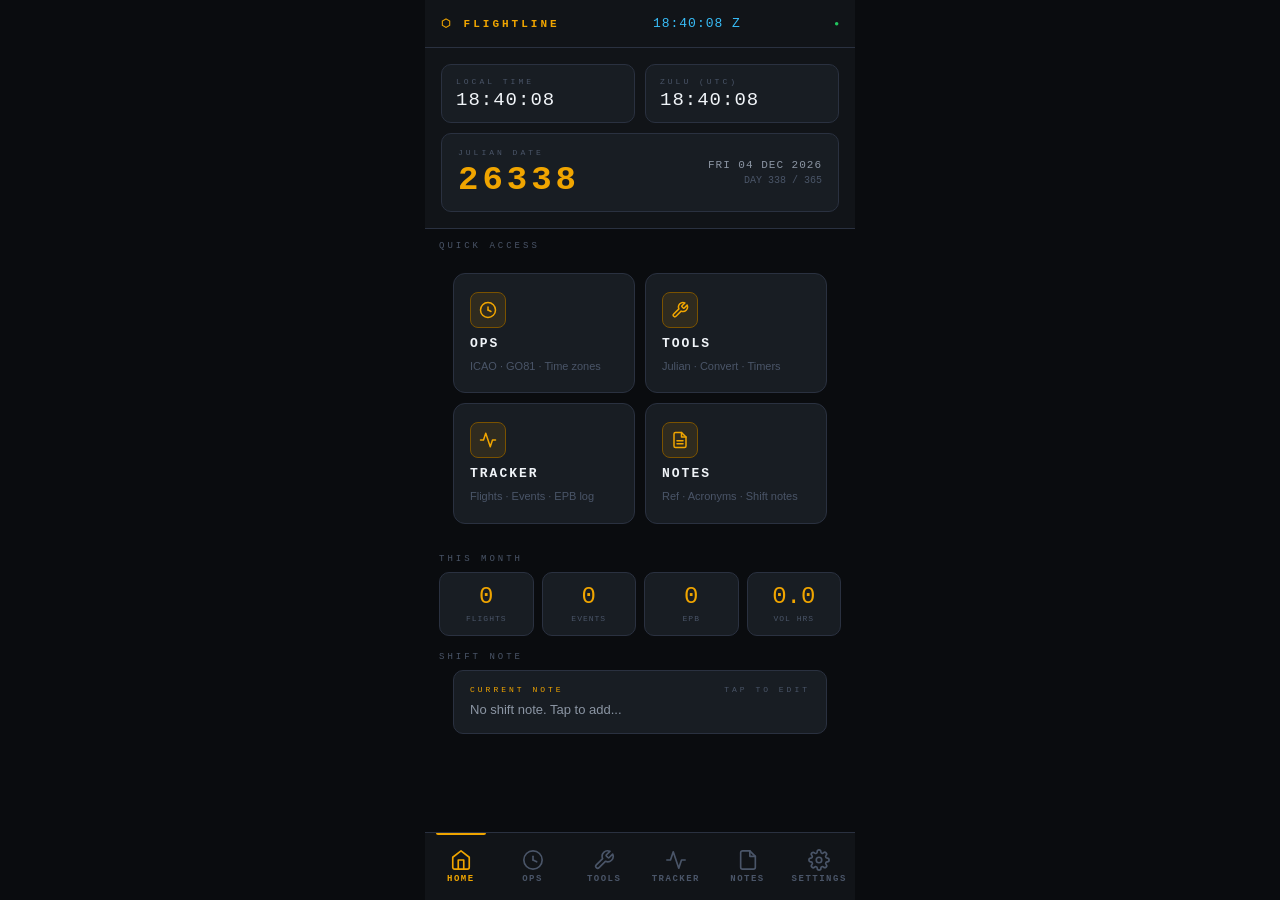
<file: index.html>
<!DOCTYPE html>
<html lang="en">
<head>
<meta charset="UTF-8">
<meta name="viewport" content="width=device-width,initial-scale=1,maximum-scale=1,user-scalable=no">
<meta name="theme-color" content="#0a0c0f">
<meta name="apple-mobile-web-app-capable" content="yes">
<meta name="apple-mobile-web-app-status-bar-style" content="black-translucent">
<meta name="apple-mobile-web-app-title" content="FLIGHTLINE">
<link rel="manifest" href="manifest.json">
<title>FLIGHTLINE</title>
<style>
/* ── RESET ── */
*,*::before,*::after{box-sizing:border-box;margin:0;padding:0}
html,body{height:100%;overflow:hidden;background:#0a0c0f;-webkit-tap-highlight-color:transparent}
button,input,select,textarea{font-family:inherit;font-size:inherit;border:none;outline:none;background:none}
input[type=number]::-webkit-inner-spin-button{-webkit-appearance:none}

/* ── FONTS — system stack, no external deps ── */
:root{
  --font-mono: 'SF Mono','Fira Code','Consolas','Courier New',monospace;
  --font-ui:   'SF Pro Display','-apple-system','BlinkMacSystemFont','Segoe UI',sans-serif;

  /* Color system */
  --bg0:  #0a0c0f;
  --bg1:  #111418;
  --bg2:  #181d23;
  --bg3:  #1e242c;
  --bg4:  #252c36;
  --border0: #2a3140;
  --border1: #364050;
  --amber:  #f0a500;
  --amber2: #ffc040;
  --amber3: #7a5200;
  --cyan:   #38bdf8;
  --green:  #22c55e;
  --red:    #ef4444;
  --txt0:   #f0f4f8;
  --txt1:   #8b95a3;
  --txt2:   #4a5568;
  --accent: #f0a500;

  --nav-h: 68px;
  --bar-h: 48px;
}

/* ── APP SHELL ── */
#app{
  display:flex;flex-direction:column;
  height:100dvh;max-width:430px;margin:0 auto;
  position:relative;overflow:hidden;
  background:var(--bg0);
  font-family:var(--font-ui);color:var(--txt0);
}

/* ── TOP BAR ── */
#topbar{
  height:var(--bar-h);flex-shrink:0;
  background:var(--bg1);
  border-bottom:1px solid var(--border0);
  display:flex;align-items:center;justify-content:space-between;
  padding:0 16px;z-index:10;position:relative;
}
#topbar-brand{
  font-family:var(--font-mono);font-size:11px;letter-spacing:3px;
  color:var(--amber);font-weight:600;
}
#topbar-zulu{
  font-family:var(--font-mono);font-size:13px;
  color:var(--cyan);letter-spacing:1px;
}
#topbar-dot{font-size:8px;color:var(--txt2)}
#topbar-dot.live{color:var(--green)}

/* ── SCREENS ── */
#screens{flex:1;overflow:hidden;position:relative}
.screen{
  position:absolute;inset:0;
  display:none;flex-direction:column;
  overflow:hidden;
}
.screen.active{display:flex}
.scr-body{
  flex:1;overflow-y:auto;-webkit-overflow-scrolling:touch;
  padding-bottom:20px;
  overscroll-behavior:contain;
}
.scr-body::-webkit-scrollbar{display:none}

/* ── BOTTOM NAV ── */
#botnav{
  height:var(--nav-h);flex-shrink:0;
  background:var(--bg1);
  border-top:1px solid var(--border0);
  display:flex;z-index:10;
  padding-bottom:env(safe-area-inset-bottom,0px);
}
.nb{
  flex:1;display:flex;flex-direction:column;align-items:center;
  justify-content:center;gap:3px;
  color:var(--txt2);cursor:pointer;
  transition:color .15s;
  border:none;background:none;
  position:relative;padding:0;
  -webkit-user-select:none;user-select:none;
}
.nb.on{color:var(--amber)}
.nb.on::before{
  content:'';position:absolute;top:0;left:15%;right:15%;
  height:2px;background:var(--amber);border-radius:0 0 3px 3px;
}
.nb svg{width:22px;height:22px;stroke:currentColor;fill:none;stroke-width:1.8;stroke-linecap:round;stroke-linejoin:round}
.nb-lbl{font-size:9px;letter-spacing:1.5px;font-family:var(--font-mono);font-weight:600}

/* ── HOME SCREEN ── */
.home-hero{
  background:var(--bg1);
  padding:16px;
  border-bottom:1px solid var(--border0);
}
.home-clock-row{
  display:grid;grid-template-columns:1fr 1fr;gap:10px;margin-bottom:10px;
}
.clock-cell{
  background:var(--bg2);border:1px solid var(--border0);
  border-radius:10px;padding:12px 14px;
}
.cc-lbl{
  font-family:var(--font-mono);font-size:8px;letter-spacing:3px;
  color:var(--txt2);margin-bottom:5px;
}
.cc-val{
  font-family:var(--font-mono);font-size:19px;
  color:var(--txt0);letter-spacing:1px;line-height:1;
}
.julian-cell{
  background:var(--bg2);border:1px solid var(--border0);
  border-radius:10px;padding:14px 16px;
  display:flex;align-items:center;justify-content:space-between;
}
.jc-left .jc-lbl{
  font-family:var(--font-mono);font-size:8px;letter-spacing:3px;
  color:var(--txt2);margin-bottom:6px;
}
.jc-big{
  font-family:var(--font-mono);font-size:34px;
  color:var(--amber);letter-spacing:4px;font-weight:600;
  line-height:1;
}
.jc-right{text-align:right}
.jc-date{
  font-family:var(--font-mono);font-size:11px;
  color:var(--txt1);letter-spacing:1px;
}
.jc-doy{
  font-family:var(--font-mono);font-size:10px;
  color:var(--txt2);margin-top:4px;
}

/* Quick Nav Grid */
.qnav-grid{
  display:grid;grid-template-columns:1fr 1fr;
  gap:10px;padding:14px;
}
.qcard{
  background:var(--bg2);border:1px solid var(--border0);
  border-radius:12px;padding:18px 16px;
  cursor:pointer;transition:border-color .15s,background .1s;
  display:flex;flex-direction:column;gap:8px;
  -webkit-user-select:none;user-select:none;
  position:relative;overflow:hidden;
}
.qcard::before{
  content:'';position:absolute;top:0;left:0;right:0;
  height:2px;background:var(--amber);opacity:0;
  transition:opacity .15s;
}
.qcard:active{background:var(--bg3);border-color:var(--amber)}
.qcard:active::before{opacity:1}
.qcard-icon{
  width:36px;height:36px;border-radius:8px;
  background:rgba(240,165,0,0.1);border:1px solid var(--amber3);
  display:flex;align-items:center;justify-content:center;
}
.qcard-icon svg{width:18px;height:18px;stroke:var(--amber);fill:none;stroke-width:2;stroke-linecap:round;stroke-linejoin:round}
.qcard-title{
  font-family:var(--font-mono);font-size:13px;
  letter-spacing:2px;color:var(--txt0);font-weight:600;
}
.qcard-sub{font-size:11px;color:var(--txt2);line-height:1.4}

/* Month Summary */
.home-section{padding:0 14px 4px}
.sec-label{
  font-family:var(--font-mono);font-size:9px;letter-spacing:3px;
  color:var(--txt2);padding:12px 0 8px;
}
.month-strip{
  display:grid;grid-template-columns:repeat(4,1fr);gap:8px;
}
.mstat{
  background:var(--bg2);border:1px solid var(--border0);
  border-radius:10px;padding:12px 6px;text-align:center;
}
.mstat-n{
  font-family:var(--font-mono);font-size:24px;
  color:var(--amber);line-height:1;
}
.mstat-l{
  font-family:var(--font-mono);font-size:8px;letter-spacing:1px;
  color:var(--txt2);margin-top:5px;
}

/* Shift note */
.shift-block{
  margin:0 14px 4px;
  background:var(--bg2);border:1px solid var(--border0);
  border-radius:10px;padding:14px 16px;cursor:pointer;
  min-height:52px;transition:border-color .15s;
}
.shift-block:active{border-color:var(--amber)}
.shift-inner-lbl{
  font-family:var(--font-mono);font-size:8px;letter-spacing:3px;
  color:var(--amber);margin-bottom:6px;display:flex;
  align-items:center;justify-content:space-between;
}
.shift-text{font-size:13px;color:var(--txt1);white-space:pre-wrap;line-height:1.5}

/* ── MODULE CARD ── */
.mod{
  margin:10px 14px 0;
  background:var(--bg2);border:1px solid var(--border0);
  border-radius:12px;overflow:hidden;
}
.mod-hdr{
  padding:12px 16px;
  border-bottom:1px solid var(--border0);
  display:flex;align-items:center;justify-content:space-between;
  background:var(--bg3);
}
.mod-title{
  font-family:var(--font-mono);font-size:9px;letter-spacing:3px;
  color:var(--amber);font-weight:600;
}
.mod-body{padding:14px 16px}

/* ── INPUTS ── */
.mi{
  width:100%;background:var(--bg1);
  border:1px solid var(--border0);border-radius:8px;
  color:var(--txt0);font-family:var(--font-mono);font-size:14px;
  padding:12px 14px;margin-bottom:10px;
  transition:border-color .15s;
  -webkit-appearance:none;appearance:none;
}
.mi:focus{border-color:var(--amber);box-shadow:0 0 0 3px rgba(240,165,0,.1)}
.mi::placeholder{color:var(--txt2);font-size:13px}
.mi.half{width:calc(50% - 5px)}
.mi.third{width:calc(33.33% - 6px)}
input[type=date].mi,input[type=time].mi{color-scheme:dark}
.mi:last-child{margin-bottom:0}

.mta{
  width:100%;background:var(--bg1);
  border:1px solid var(--border0);border-radius:8px;
  color:var(--txt0);font-family:var(--font-ui);font-size:13px;
  padding:12px 14px;margin-bottom:10px;resize:vertical;
  transition:border-color .15s;line-height:1.5;
}
.mta:focus{border-color:var(--amber)}

.msel{
  width:100%;background:var(--bg1);
  border:1px solid var(--border0);border-radius:8px;
  color:var(--txt0);font-family:var(--font-mono);font-size:13px;
  padding:12px 14px;margin-bottom:10px;
  -webkit-appearance:none;appearance:none;
  background-image:url("data:image/svg+xml,%3Csvg xmlns='http://www.w3.org/2000/svg' width='12' height='8'%3E%3Cpath d='M1 1l5 5 5-5' stroke='%234a5568' stroke-width='1.5' fill='none' stroke-linecap='round'/%3E%3C/svg%3E");
  background-repeat:no-repeat;background-position:right 14px center;
  padding-right:36px;
}
.msel:focus{border-color:var(--amber)}

/* ── BUTTONS ── */
.btn{
  background:var(--bg3);border:1px solid var(--border1);
  border-radius:8px;color:var(--txt0);
  font-family:var(--font-mono);font-size:11px;letter-spacing:2px;
  padding:12px 18px;cursor:pointer;
  transition:background .1s,border-color .1s;
  min-height:46px;white-space:nowrap;
  -webkit-user-select:none;user-select:none;
}
.btn:active{background:var(--border1)}
.btn.full{width:100%;text-align:center}
.btn.sm{padding:8px 14px;font-size:10px;min-height:36px}
.btn.acc{background:var(--amber);color:#000;border-color:var(--amber);font-weight:700}
.btn.acc:active{background:#c88800;border-color:#c88800}
.btn.red{border-color:var(--red);color:var(--red)}
.btn.red:active{background:rgba(239,68,68,.15)}
.btn.cyan{border-color:var(--cyan);color:var(--cyan)}

/* ── PILL TABS ── */
.pill-tabs{
  display:flex;gap:4px;padding:12px 14px 0;
  border-bottom:1px solid var(--border0);
  background:var(--bg1);
  overflow-x:auto;-webkit-overflow-scrolling:touch;
}
.pill-tabs::-webkit-scrollbar{display:none}
.ptab{
  flex-shrink:0;background:transparent;border:none;
  border-bottom:2px solid transparent;
  color:var(--txt2);font-family:var(--font-mono);
  font-size:10px;letter-spacing:2px;
  padding:10px 12px;cursor:pointer;
  transition:color .15s,border-color .15s;
}
.ptab.on{color:var(--amber);border-bottom-color:var(--amber)}

.sub-tabs{display:flex;flex-wrap:wrap;gap:6px;margin-bottom:14px}
.stab{
  background:var(--bg1);border:1px solid var(--border0);
  border-radius:6px;color:var(--txt2);
  font-family:var(--font-mono);font-size:10px;letter-spacing:1px;
  padding:7px 12px;cursor:pointer;
  transition:all .1s;
}
.stab.on{background:var(--amber);border-color:var(--amber);color:#000;font-weight:700}

/* ── ROW LAYOUTS ── */
.row{display:flex;gap:8px;align-items:flex-start}
.row .mi{margin-bottom:0}
.row .btn{flex-shrink:0}
.form-row{display:flex;align-items:baseline;gap:10px;margin-bottom:8px}
.form-lbl{
  font-family:var(--font-mono);font-size:8px;letter-spacing:2px;
  color:var(--txt2);min-width:70px;flex-shrink:0;padding-top:13px;
}
.form-row .mi,.form-row .msel,.form-row .mta{flex:1;margin-bottom:0}
.btn-row{display:flex;gap:8px}
.btn-row .btn{flex:1;text-align:center}

/* ── RESULT BLOCKS ── */
.res-card{
  background:var(--bg1);border:1px solid var(--border0);
  border-radius:8px;padding:14px;margin-top:10px;
}
.res-card.hidden{display:none}
.res-row{
  display:flex;justify-content:space-between;align-items:baseline;
  padding:5px 0;border-bottom:1px solid var(--border0);
}
.res-row:last-child{border-bottom:none}
.res-k{font-family:var(--font-mono);font-size:9px;letter-spacing:2px;color:var(--txt2)}
.res-v{font-family:var(--font-mono);font-size:14px;color:var(--amber)}
.res-v.sm{font-size:12px;color:var(--txt0)}

/* Result list (GO81) */
.res-list{margin-top:10px;display:flex;flex-direction:column;gap:6px}
.res-item{
  background:var(--bg1);border:1px solid var(--border0);
  border-radius:8px;padding:12px 14px;
  display:flex;align-items:center;gap:10px;
}
.ri-code{font-family:var(--font-mono);font-size:12px;letter-spacing:2px;color:var(--amber);min-width:70px}
.ri-info{flex:1}
.ri-name{font-size:13px;color:var(--txt0);margin-bottom:2px}
.ri-sub{font-size:11px;color:var(--txt2)}
.star-btn{
  background:none;border:none;color:var(--txt2);
  font-size:20px;cursor:pointer;padding:4px 6px;flex-shrink:0;
}
.star-btn.on{color:var(--amber)}

/* TZ Grid */
.tz-grid{display:grid;grid-template-columns:repeat(3,1fr);gap:8px}
.tz-cell{
  background:var(--bg1);border:1px solid var(--border0);
  border-radius:8px;padding:10px 8px;text-align:center;
}
.tz-name{font-family:var(--font-mono);font-size:8px;letter-spacing:2px;color:var(--txt2);margin-bottom:4px}
.tz-val{font-family:var(--font-mono);font-size:16px;color:var(--txt0)}

/* ── JULIAN PANEL ── */
.jul-now{
  background:var(--bg1);border:1px solid var(--border0);
  border-radius:8px;padding:14px;margin-bottom:14px;
}
.jn-row{
  display:flex;justify-content:space-between;
  padding:5px 0;border-bottom:1px solid var(--border0);
}
.jn-row:last-child{border-bottom:none}
.jn-k{font-family:var(--font-mono);font-size:9px;letter-spacing:2px;color:var(--txt2)}
.jn-v{font-family:var(--font-mono);font-size:14px;color:var(--txt0)}
.jn-v.hi{color:var(--amber)}

/* ── CONVERTER ── */
.conv-out{
  background:var(--bg1);border:1px solid var(--border0);
  border-radius:8px;padding:12px 14px;
  font-family:var(--font-mono);font-size:13px;
  min-height:48px;
}
.conv-line{
  display:flex;justify-content:space-between;align-items:baseline;
  padding:4px 0;border-bottom:1px solid var(--border0);
}
.conv-line:last-child{border-bottom:none}
.conv-unit{color:var(--txt2);font-size:10px;letter-spacing:1px}
.conv-num{color:var(--amber)}

/* ── TIMER ── */
.timer-big{
  font-family:var(--font-mono);font-size:42px;letter-spacing:4px;
  color:var(--amber);text-align:center;
  padding:18px 10px;
  background:var(--bg1);border:1px solid var(--border0);
  border-radius:10px;margin-bottom:12px;
  line-height:1;
}
.timer-big.running{color:var(--green)}
.timer-big.expired{color:var(--red)}
.lap-list{max-height:110px;overflow-y:auto;margin-top:8px}
.lap-item{
  display:flex;justify-content:space-between;
  padding:5px 6px;border-bottom:1px solid var(--border0);
  font-family:var(--font-mono);font-size:12px;color:var(--txt1);
}

/* ── TRACKER ── */
.period-row{display:flex;gap:4px}
.per-btn{
  background:var(--bg1);border:1px solid var(--border0);
  border-radius:6px;color:var(--txt2);
  font-family:var(--font-mono);font-size:9px;letter-spacing:1px;
  padding:6px 12px;cursor:pointer;
}
.per-btn.on{background:var(--amber);border-color:var(--amber);color:#000;font-weight:700}
.sum-grid{display:grid;grid-template-columns:repeat(3,1fr);gap:8px;margin-top:12px}
.sum-cell{
  background:var(--bg1);border:1px solid var(--border0);
  border-radius:8px;padding:10px 6px;text-align:center;
}
.sum-n{font-family:var(--font-mono);font-size:22px;color:var(--amber);line-height:1}
.sum-l{font-family:var(--font-mono);font-size:8px;letter-spacing:1px;color:var(--txt2);margin-top:4px}

/* ── ENTRY CARDS ── */
.entry-card{
  background:var(--bg1);border:1px solid var(--border0);
  border-radius:10px;padding:14px;
  margin-bottom:8px;
}
.entry-top{display:flex;justify-content:space-between;align-items:flex-start;margin-bottom:8px}
.type-badge{
  font-family:var(--font-mono);font-size:9px;letter-spacing:2px;
  background:rgba(240,165,0,.12);border:1px solid var(--amber3);
  color:var(--amber);border-radius:4px;padding:3px 8px;
}
.entry-date-lbl{font-family:var(--font-mono);font-size:10px;color:var(--txt2)}
.entry-desc{font-size:14px;color:var(--txt0);line-height:1.4;margin-bottom:4px}
.entry-note-txt{font-size:12px;color:var(--txt1);white-space:pre-wrap;line-height:1.5}
.entry-foot{margin-top:10px;display:flex;gap:6px}
.del-btn{
  background:none;border:1px solid var(--border0);border-radius:6px;
  color:var(--txt2);font-family:var(--font-mono);font-size:10px;
  letter-spacing:1px;padding:5px 12px;cursor:pointer;
}
.del-btn:active{color:var(--red);border-color:var(--red)}

/* ── NOTE CARDS ── */
.note-card{
  background:var(--bg1);border:1px solid var(--border0);
  border-radius:10px;padding:14px;margin-bottom:8px;
}
.note-head{display:flex;justify-content:space-between;align-items:center;margin-bottom:6px}
.note-ttl{font-family:var(--font-mono);font-size:12px;letter-spacing:1px;color:var(--amber)}
.note-dt{font-family:var(--font-mono);font-size:10px;color:var(--txt2)}
.note-body{font-size:13px;color:var(--txt1);white-space:pre-wrap;line-height:1.6}
.acro-card{
  display:flex;align-items:baseline;gap:12px;
  background:var(--bg1);border:1px solid var(--border0);
  border-radius:8px;padding:12px 14px;margin-bottom:6px;
}
.acro-abbr{font-family:var(--font-mono);font-size:14px;color:var(--amber);min-width:70px;flex-shrink:0}
.acro-def{font-size:13px;color:var(--txt1);flex:1;line-height:1.4}
.acro-del{background:none;border:none;color:var(--txt2);cursor:pointer;font-size:16px;padding:2px 4px;flex-shrink:0}

/* ── FAVORITES ── */
.fav-item{
  display:flex;align-items:center;gap:10px;
  background:var(--bg1);border:1px solid var(--border0);
  border-radius:8px;padding:12px 14px;margin-bottom:6px;
}
.fav-type{font-family:var(--font-mono);font-size:9px;letter-spacing:2px;color:var(--txt2);min-width:36px}
.fav-name{flex:1;font-size:13px;color:var(--txt0)}
.fav-code{font-family:var(--font-mono);font-size:11px;color:var(--amber);margin-right:4px}
.fav-del{background:none;border:none;color:var(--txt2);font-size:18px;cursor:pointer;padding:4px 6px}

/* ── SETTINGS ── */
.set-row{
  display:flex;justify-content:space-between;align-items:center;
  padding:14px 0;border-bottom:1px solid var(--border0);
  gap:10px;
}
.set-row:last-child{border-bottom:none}
.set-lbl{font-size:14px;color:var(--txt1)}
.set-lbl.danger{color:var(--red)}
.theme-grid{display:grid;grid-template-columns:repeat(4,1fr);gap:10px}
.tswatch{cursor:pointer;text-align:center}
.tswatch-pre{
  height:40px;border-radius:8px;border:2px solid transparent;
  margin-bottom:5px;transition:border-color .15s;
}
.tswatch.on .tswatch-pre{border-color:var(--amber)}
.tswatch-lbl{font-family:var(--font-mono);font-size:9px;color:var(--txt2)}
.sw-default{background:linear-gradient(135deg,#111418 50%,#f0a500 50%)}
.sw-olive  {background:linear-gradient(135deg,#0e140a 50%,#7ab428 50%)}
.sw-stealth{background:linear-gradient(135deg,#0a0a0a 50%,#38bdf8 50%)}
.sw-red    {background:linear-gradient(135deg,#140a0a 50%,#ef4444 50%)}
.about-row{
  display:flex;justify-content:space-between;
  padding:8px 0;border-bottom:1px solid var(--border0);
  font-family:var(--font-mono);font-size:12px;
}
.about-row:last-child{border-bottom:none}
.about-k{color:var(--txt2)}
.about-v{color:var(--txt0)}
.add-form{margin-top:12px;padding-top:12px;border-top:1px solid var(--border0)}
.add-form.hidden{display:none}

/* ── MODAL ── */
.modal{
  position:fixed;inset:0;background:rgba(0,0,0,.8);
  display:flex;align-items:center;justify-content:center;
  z-index:100;padding:20px;
}
.modal.hidden{display:none}
.modal-box{
  background:var(--bg2);border:1px solid var(--border1);
  border-radius:14px;padding:22px;width:100%;max-width:360px;
}
.modal-title{
  font-family:var(--font-mono);font-size:10px;letter-spacing:3px;
  color:var(--amber);margin-bottom:14px;
}
.modal-msg{font-size:14px;color:var(--txt1);margin-bottom:18px;line-height:1.6}

/* ── TOAST ── */
#toast{
  position:fixed;
  bottom:calc(var(--nav-h) + env(safe-area-inset-bottom,0px) + 14px);
  left:50%;transform:translateX(-50%);
  background:var(--bg2);border:1px solid var(--border1);
  border-radius:20px;padding:10px 22px;
  font-family:var(--font-mono);font-size:11px;letter-spacing:1px;
  color:var(--txt0);z-index:200;white-space:nowrap;
  transition:opacity .3s;pointer-events:none;
}
#toast.hidden{opacity:0}
#toast.ok{border-color:var(--green);color:var(--green)}
#toast.err{border-color:var(--red);color:var(--red)}

/* ── EMPTY STATE ── */
.empty{
  font-family:var(--font-mono);font-size:10px;letter-spacing:2px;
  color:var(--txt2);text-align:center;padding:20px 0;
}

/* ── INSTALL BANNER ── */
#install-banner{
  position:fixed;
  bottom:calc(var(--nav-h) + env(safe-area-inset-bottom,0px) + 8px);
  left:14px;right:14px;
  background:var(--bg2);border:1px solid var(--amber3);
  border-radius:12px;padding:12px 16px;
  display:flex;align-items:center;gap:10px;z-index:50;
}
#install-banner.hidden{display:none}
.ib-txt{font-family:var(--font-mono);font-size:10px;color:var(--txt1);flex:1;letter-spacing:1px}

/* ── THEMES ── */
[data-theme=olive]{
  --bg0:#090d05;--bg1:#0e1409;--bg2:#151c0e;--bg3:#1c2514;
  --border0:#253017;--border1:#2e3d1f;
  --amber:#7ab428;--amber2:#9cd44a;--amber3:#3d5a14;--accent:#7ab428;
}
[data-theme=stealth]{
  --bg0:#060606;--bg1:#0d0d0d;--bg2:#141414;--bg3:#1a1a1a;
  --border0:#202020;--border1:#2a2a2a;
  --amber:#38bdf8;--amber2:#7dd3fc;--amber3:#0c4a6e;--accent:#38bdf8;
}
[data-theme=red]{
  --bg0:#0f0505;--bg1:#160a0a;--bg2:#1e0f0f;--bg3:#261414;
  --border0:#3d1515;--border1:#4d1c1c;
  --amber:#ef4444;--amber2:#f87171;--amber3:#7f1d1d;--accent:#ef4444;
}

/* ── SCREEN HEADER ── */
.scr-hdr{
  padding:14px 16px 10px;
  border-bottom:1px solid var(--border0);
  background:var(--bg1);flex-shrink:0;
  font-family:var(--font-mono);font-size:10px;letter-spacing:4px;
  color:var(--amber);
}
</style>
</head>
<body>
<div id="app">

<!-- TOP BAR -->
<header id="topbar">
  <span id="topbar-brand">⬡ FLIGHTLINE</span>
  <span id="topbar-zulu">--:--:-- Z</span>
  <span id="topbar-dot">●</span>
</header>

<!-- SCREENS -->
<div id="screens">

  <!-- ══════════ HOME ══════════ -->
  <section id="s-home" class="screen active">
    <div class="scr-body">
      <div class="home-hero">
        <div class="home-clock-row">
          <div class="clock-cell">
            <div class="cc-lbl">LOCAL TIME</div>
            <div class="cc-val" id="h-local">--:--:--</div>
          </div>
          <div class="clock-cell">
            <div class="cc-lbl">ZULU (UTC)</div>
            <div class="cc-val" id="h-zulu">--:--:--</div>
          </div>
        </div>
        <div class="julian-cell">
          <div class="jc-left">
            <div class="jc-lbl">JULIAN DATE</div>
            <div class="jc-big" id="h-julian">-----</div>
          </div>
          <div class="jc-right">
            <div class="jc-date" id="h-date">--- -- ----</div>
            <div class="jc-doy" id="h-doy">DAY --- / ---</div>
          </div>
        </div>
      </div>

      <div class="home-section">
        <div class="sec-label">QUICK ACCESS</div>
        <div class="qnav-grid">
          <div class="qcard" data-nav="ops">
            <div class="qcard-icon"><svg viewBox="0 0 24 24"><circle cx="12" cy="12" r="10"/><line x1="12" y1="8" x2="12" y2="12"/><line x1="12" y1="12" x2="16" y2="14"/></svg></div>
            <div class="qcard-title">OPS</div>
            <div class="qcard-sub">ICAO · GO81 · Time zones</div>
          </div>
          <div class="qcard" data-nav="tools">
            <div class="qcard-icon"><svg viewBox="0 0 24 24"><path d="M14.7 6.3a1 1 0 0 0 0 1.4l1.6 1.6a1 1 0 0 0 1.4 0l3.77-3.77a6 6 0 0 1-7.94 7.94l-6.91 6.91a2.12 2.12 0 0 1-3-3l6.91-6.91a6 6 0 0 1 7.94-7.94l-3.76 3.76z"/></svg></div>
            <div class="qcard-title">TOOLS</div>
            <div class="qcard-sub">Julian · Convert · Timers</div>
          </div>
          <div class="qcard" data-nav="tracker">
            <div class="qcard-icon"><svg viewBox="0 0 24 24"><path d="M22 12h-4l-3 9L9 3l-3 9H2"/></svg></div>
            <div class="qcard-title">TRACKER</div>
            <div class="qcard-sub">Flights · Events · EPB log</div>
          </div>
          <div class="qcard" data-nav="notes">
            <div class="qcard-icon"><svg viewBox="0 0 24 24"><path d="M14 2H6a2 2 0 0 0-2 2v16a2 2 0 0 0 2 2h12a2 2 0 0 0 2-2V8z"/><polyline points="14 2 14 8 20 8"/><line x1="16" y1="13" x2="8" y2="13"/><line x1="16" y1="17" x2="8" y2="17"/></svg></div>
            <div class="qcard-title">NOTES</div>
            <div class="qcard-sub">Ref · Acronyms · Shift notes</div>
          </div>
        </div>
      </div>

      <div class="home-section">
        <div class="sec-label">THIS MONTH</div>
        <div class="month-strip">
          <div class="mstat"><div class="mstat-n" id="ms-fl">0</div><div class="mstat-l">FLIGHTS</div></div>
          <div class="mstat"><div class="mstat-n" id="ms-ev">0</div><div class="mstat-l">EVENTS</div></div>
          <div class="mstat"><div class="mstat-n" id="ms-ep">0</div><div class="mstat-l">EPB</div></div>
          <div class="mstat"><div class="mstat-n" id="ms-vh">0</div><div class="mstat-l">VOL HRS</div></div>
        </div>
      </div>

      <div class="home-section">
        <div class="sec-label">SHIFT NOTE</div>
        <div class="shift-block" id="shift-block">
          <div class="shift-inner-lbl">
            <span>CURRENT NOTE</span>
            <span style="color:var(--txt2);font-size:8px">TAP TO EDIT</span>
          </div>
          <div class="shift-text" id="shift-display">No shift note. Tap to add...</div>
        </div>
      </div>
    </div>
  </section>

  <!-- ══════════ OPS ══════════ -->
  <section id="s-ops" class="screen">
    <div class="scr-hdr">OPERATIONS</div>
    <div class="scr-body">

      <div class="mod">
        <div class="mod-hdr"><span class="mod-title">ICAO LOOKUP</span></div>
        <div class="mod-body">
          <div class="row"><input class="mi" id="icao-in" placeholder="ICAO code (e.g. KLSV)" maxlength="4" autocomplete="off" autocorrect="off" spellcheck="false" style="text-transform:uppercase">
          <button class="btn" id="icao-btn">SEARCH</button></div>
          <div class="res-card hidden" id="icao-res"></div>
        </div>
      </div>

      <div class="mod">
        <div class="mod-hdr"><span class="mod-title">GO81 LOCATION LOOKUP</span></div>
        <div class="mod-body">
          <div class="row"><input class="mi" id="go81-in" placeholder="Code or keyword..." autocomplete="off" autocorrect="off" spellcheck="false">
          <button class="btn" id="go81-btn">SEARCH</button></div>
          <div class="res-list" id="go81-res"></div>
        </div>
      </div>

      <div class="mod">
        <div class="mod-hdr"><span class="mod-title">FAVORITES</span></div>
        <div class="mod-body">
          <div id="fav-list"><div class="empty">NO FAVORITES YET</div></div>
        </div>
      </div>

      <div class="mod">
        <div class="mod-hdr"><span class="mod-title">TIME ZONE GRID</span></div>
        <div class="mod-body">
          <div class="tz-grid">
            <div class="tz-cell"><div class="tz-name">LOCAL</div><div class="tz-val" id="tz-loc">--:--</div></div>
            <div class="tz-cell"><div class="tz-name">ZULU</div><div class="tz-val" id="tz-z">--:--</div></div>
            <div class="tz-cell"><div class="tz-name">EASTERN</div><div class="tz-val" id="tz-e">--:--</div></div>
            <div class="tz-cell"><div class="tz-name">CENTRAL</div><div class="tz-val" id="tz-c">--:--</div></div>
            <div class="tz-cell"><div class="tz-name">MOUNTAIN</div><div class="tz-val" id="tz-m">--:--</div></div>
            <div class="tz-cell"><div class="tz-name">PACIFIC</div><div class="tz-val" id="tz-p">--:--</div></div>
          </div>
        </div>
      </div>

    </div>
  </section>

  <!-- ══════════ TOOLS ══════════ -->
  <section id="s-tools" class="screen">
    <div class="scr-hdr">TOOLS</div>
    <div class="pill-tabs" id="tool-tabs">
      <button class="ptab on" data-t="julian">JULIAN</button>
      <button class="ptab" data-t="convert">CONVERT</button>
      <button class="ptab" data-t="timers">TIMERS</button>
    </div>
    <div class="scr-body">

      <!-- JULIAN PANEL -->
      <div id="tp-julian" class="tpanel">
        <div class="mod" style="margin-top:14px">
          <div class="mod-hdr"><span class="mod-title">TODAY</span></div>
          <div class="mod-body">
            <div class="jul-now">
              <div class="jn-row"><span class="jn-k">DATE</span><span class="jn-v" id="jn-date">---</span></div>
              <div class="jn-row"><span class="jn-k">AF JULIAN</span><span class="jn-v hi" id="jn-jul">---</span></div>
              <div class="jn-row"><span class="jn-k">DAY OF YEAR</span><span class="jn-v" id="jn-doy">---</span></div>
              <div class="jn-row"><span class="jn-k">WEEK NUMBER</span><span class="jn-v" id="jn-wk">---</span></div>
            </div>
          </div>
        </div>
        <div class="mod">
          <div class="mod-hdr"><span class="mod-title">DATE → JULIAN</span></div>
          <div class="mod-body">
            <input type="date" class="mi" id="d2j-in">
            <button class="btn full acc" id="d2j-btn">CONVERT</button>
            <div class="res-card hidden" id="d2j-res"></div>
          </div>
        </div>
        <div class="mod">
          <div class="mod-hdr"><span class="mod-title">JULIAN → DATE</span></div>
          <div class="mod-body">
            <div class="row">
              <input type="number" class="mi half" id="j2d-yr" placeholder="YEAR" min="2000" max="2099">
              <input type="number" class="mi half" id="j2d-day" placeholder="DAY (1-366)" min="1" max="366">
            </div>
            <button class="btn full acc" id="j2d-btn" style="margin-top:2px">CONVERT</button>
            <div class="res-card hidden" id="j2d-res"></div>
          </div>
        </div>
      </div>

      <!-- CONVERT PANEL -->
      <div id="tp-convert" class="tpanel hidden">
        <div class="mod" style="margin-top:14px">
          <div class="mod-hdr"><span class="mod-title">UNIT CONVERTER</span></div>
          <div class="mod-body">
            <div class="sub-tabs" id="conv-tabs">
              <button class="stab on" data-c="length">LENGTH</button>
              <button class="stab" data-c="weight">WEIGHT</button>
              <button class="stab" data-c="temp">TEMP</button>
              <button class="stab" data-c="fuel">FUEL</button>
              <button class="stab" data-c="pressure">PRESS</button>
              <button class="stab" data-c="torque">TORQUE</button>
            </div>
            <div id="cv-length" class="cpanel"><div class="row" style="margin-bottom:10px"><input type="number" class="mi" id="cv-in-length" placeholder="Inches"><span style="font-family:var(--font-mono);color:var(--txt2);font-size:12px;flex-shrink:0;padding-top:13px">IN</span></div><div class="conv-out" id="cv-out-length"></div></div>
            <div id="cv-weight" class="cpanel hidden"><div class="row" style="margin-bottom:10px"><input type="number" class="mi" id="cv-in-weight" placeholder="Pounds"><span style="font-family:var(--font-mono);color:var(--txt2);font-size:12px;flex-shrink:0;padding-top:13px">LB</span></div><div class="conv-out" id="cv-out-weight"></div></div>
            <div id="cv-temp" class="cpanel hidden"><div class="row" style="margin-bottom:10px"><input type="number" class="mi" id="cv-in-temp" placeholder="Fahrenheit"><span style="font-family:var(--font-mono);color:var(--txt2);font-size:12px;flex-shrink:0;padding-top:13px">°F</span></div><div class="conv-out" id="cv-out-temp"></div></div>
            <div id="cv-fuel" class="cpanel hidden"><div class="row" style="margin-bottom:10px"><input type="number" class="mi" id="cv-in-fuel" placeholder="US Gallons"><span style="font-family:var(--font-mono);color:var(--txt2);font-size:12px;flex-shrink:0;padding-top:13px">GAL</span></div><div class="conv-out" id="cv-out-fuel"></div></div>
            <div id="cv-pressure" class="cpanel hidden"><div class="row" style="margin-bottom:10px"><input type="number" class="mi" id="cv-in-pressure" placeholder="PSI"><span style="font-family:var(--font-mono);color:var(--txt2);font-size:12px;flex-shrink:0;padding-top:13px">PSI</span></div><div class="conv-out" id="cv-out-pressure"></div></div>
            <div id="cv-torque" class="cpanel hidden"><div class="row" style="margin-bottom:10px"><input type="number" class="mi" id="cv-in-torque" placeholder="Foot-Pounds"><span style="font-family:var(--font-mono);color:var(--txt2);font-size:12px;flex-shrink:0;padding-top:13px">FT·LB</span></div><div class="conv-out" id="cv-out-torque"></div></div>
          </div>
        </div>
      </div>

      <!-- TIMERS PANEL -->
      <div id="tp-timers" class="tpanel hidden">
        <div class="mod" style="margin-top:14px">
          <div class="mod-hdr"><span class="mod-title">STOPWATCH</span></div>
          <div class="mod-body">
            <div class="timer-big" id="sw-disp">00:00:00</div>
            <div class="btn-row">
              <button class="btn" id="sw-start">START</button>
              <button class="btn" id="sw-lap">LAP</button>
              <button class="btn red" id="sw-reset">RESET</button>
            </div>
            <div class="lap-list" id="sw-laps"></div>
          </div>
        </div>
        <div class="mod">
          <div class="mod-hdr"><span class="mod-title">COUNTDOWN TIMER</span></div>
          <div class="mod-body">
            <div class="row" style="margin-bottom:10px">
              <input type="number" class="mi third" id="cd-h" placeholder="HH" min="0" max="99">
              <input type="number" class="mi third" id="cd-m" placeholder="MM" min="0" max="59">
              <input type="number" class="mi third" id="cd-s" placeholder="SS" min="0" max="59">
            </div>
            <div class="timer-big" id="cd-disp">00:00:00</div>
            <div class="btn-row">
              <button class="btn" id="cd-start">START</button>
              <button class="btn red" id="cd-reset">RESET</button>
            </div>
          </div>
        </div>
        <div class="mod">
          <div class="mod-hdr"><span class="mod-title">SHIFT ELAPSED</span></div>
          <div class="mod-body">
            <div class="row" style="margin-bottom:10px">
              <input type="time" class="mi" id="shift-start-in">
              <button class="btn" id="shift-set">SET</button>
            </div>
            <div class="timer-big" id="shift-disp">--:--:--</div>
            <div id="shift-ends" style="font-family:var(--font-mono);font-size:11px;color:var(--txt2);text-align:center;margin-top:6px"></div>
          </div>
        </div>
      </div>

    </div>
  </section>

  <!-- ══════════ TRACKER ══════════ -->
  <section id="s-tracker" class="screen">
    <div class="scr-hdr">TRACKER</div>
    <div class="scr-body">

      <div class="mod" style="margin-top:14px">
        <div class="mod-hdr"><span class="mod-title">LOG ENTRY</span></div>
        <div class="mod-body">
          <div class="form-row"><span class="form-lbl">TYPE</span>
            <select class="msel" id="ent-type">
              <option value="flight">Flight Supported</option>
              <option value="launch">Launch</option>
              <option value="recovery">Recovery</option>
              <option value="event">Event Supported</option>
              <option value="exercise">Exercise</option>
              <option value="inspection">Inspection</option>
              <option value="volunteer">Volunteer Hours</option>
              <option value="epb">EPB Accomplishment</option>
              <option value="other">Other</option>
            </select>
          </div>
          <div class="form-row"><span class="form-lbl">DATE</span><input type="date" class="mi" id="ent-date"></div>
          <div class="form-row hidden" id="ent-hrs-row"><span class="form-lbl">HOURS</span><input type="number" class="mi" id="ent-hrs" placeholder="0.0" step="0.5" min="0"></div>
          <div class="form-row"><span class="form-lbl">DESC</span><input class="mi" id="ent-desc" placeholder="Brief description..." autocorrect="off"></div>
          <div class="form-row"><span class="form-lbl">NOTES</span><textarea class="mta" id="ent-notes" rows="3" placeholder="Details / EPB bullet..."></textarea></div>
          <button class="btn full acc" id="ent-add">＋ LOG ENTRY</button>
        </div>
      </div>

      <div class="mod">
        <div class="mod-hdr">
          <span class="mod-title">SUMMARY</span>
          <div class="period-row">
            <button class="per-btn on" data-p="month">MONTH</button>
            <button class="per-btn" data-p="year">YEAR</button>
            <button class="per-btn" data-p="all">ALL</button>
          </div>
        </div>
        <div class="mod-body">
          <div class="sum-grid" id="sum-grid"></div>
        </div>
      </div>

      <div class="mod">
        <div class="mod-hdr"><span class="mod-title">EXPORT</span></div>
        <div class="mod-body">
          <div class="btn-row">
            <button class="btn cyan" id="exp-json">EXPORT JSON</button>
            <button class="btn cyan" id="exp-csv">EXPORT CSV</button>
          </div>
        </div>
      </div>

      <div class="mod">
        <div class="mod-hdr"><span class="mod-title">LOG</span></div>
        <div class="mod-body">
          <input class="mi" id="trk-search" placeholder="Search entries..." autocorrect="off" style="margin-bottom:12px">
          <div id="trk-log"></div>
        </div>
      </div>

    </div>
  </section>

  <!-- ══════════ NOTES ══════════ -->
  <section id="s-notes" class="screen">
    <div class="scr-hdr">NOTES & REFERENCE</div>
    <div class="pill-tabs" id="note-tabs">
      <button class="ptab on" data-nt="notes">NOTES</button>
      <button class="ptab" data-nt="ref">REFERENCE</button>
      <button class="ptab" data-nt="acronyms">ACRONYMS</button>
    </div>
    <div class="scr-body">

      <!-- NOTES -->
      <div id="np-notes" class="npanel">
        <div class="mod" style="margin-top:14px">
          <div class="mod-hdr"><span class="mod-title">NEW NOTE</span></div>
          <div class="mod-body">
            <input class="mi" id="note-title" placeholder="Note title..." autocorrect="off">
            <textarea class="mta" id="note-body" rows="4" placeholder="Note content..."></textarea>
            <button class="btn full acc" id="note-save">SAVE NOTE</button>
          </div>
        </div>
        <div class="mod">
          <div class="mod-hdr"><span class="mod-title">SAVED NOTES</span></div>
          <div class="mod-body">
            <input class="mi" id="note-search" placeholder="Search notes..." autocorrect="off" style="margin-bottom:12px">
            <div id="notes-list"></div>
          </div>
        </div>
      </div>

      <!-- REFERENCE -->
      <div id="np-ref" class="npanel hidden">
        <div class="mod" style="margin-top:14px">
          <div class="mod-hdr"><span class="mod-title">REFERENCE LIBRARY</span></div>
          <div class="mod-body">
            <input class="mi" id="ref-search" placeholder="Search references..." autocorrect="off" style="margin-bottom:12px">
            <div id="ref-list"></div>
            <div class="add-form">
              <div class="mod-title" style="margin-bottom:10px">ADD REFERENCE</div>
              <input class="mi" id="ref-title" placeholder="Title / Topic..." autocorrect="off">
              <textarea class="mta" id="ref-body" rows="3" placeholder="Content..."></textarea>
              <input class="mi" id="ref-tags" placeholder="Tags (comma separated)..." autocorrect="off">
              <button class="btn full" id="ref-save">SAVE REFERENCE</button>
            </div>
          </div>
        </div>
      </div>

      <!-- ACRONYMS -->
      <div id="np-acronyms" class="npanel hidden">
        <div class="mod" style="margin-top:14px">
          <div class="mod-hdr"><span class="mod-title">ACRONYM DICTIONARY</span></div>
          <div class="mod-body">
            <input class="mi" id="acro-search" placeholder="Search acronyms..." autocorrect="off" style="margin-bottom:12px">
            <div id="acro-list"></div>
            <div class="add-form">
              <div class="mod-title" style="margin-bottom:10px">ADD ACRONYM</div>
              <div class="row">
                <input class="mi half" id="acro-abbr" placeholder="Abbreviation" autocorrect="off" style="text-transform:uppercase">
                <input class="mi half" id="acro-def" placeholder="Definition" autocorrect="off">
              </div>
              <button class="btn full" id="acro-save">SAVE</button>
            </div>
          </div>
        </div>
      </div>

    </div>
  </section>

  <!-- ══════════ SETTINGS (opened via FAB) ══════════ -->
  <section id="s-settings" class="screen">
    <div class="scr-hdr">SETTINGS</div>
    <div class="scr-body">

      <div class="mod" style="margin-top:14px">
        <div class="mod-hdr"><span class="mod-title">DATA MANAGEMENT</span></div>
        <div class="mod-body">
          <div class="set-row"><span class="set-lbl">Export All Data (JSON)</span><button class="btn sm" id="set-export">EXPORT</button></div>
          <div class="set-row"><span class="set-lbl">Import Backup File</span><button class="btn sm" id="set-import">IMPORT</button></div>
          <div class="set-row"><span class="set-lbl danger">Clear All Data</span><button class="btn sm red" id="set-clear">CLEAR</button></div>
          <input type="file" id="import-file" accept=".json" style="display:none">
        </div>
      </div>

      <div class="mod">
        <div class="mod-hdr"><span class="mod-title">THEME</span></div>
        <div class="mod-body">
          <div class="theme-grid">
            <div class="tswatch on" data-theme="default"><div class="tswatch-pre sw-default"></div><div class="tswatch-lbl">GUNSHIP</div></div>
            <div class="tswatch" data-theme="olive"><div class="tswatch-pre sw-olive"></div><div class="tswatch-lbl">OLIVE</div></div>
            <div class="tswatch" data-theme="stealth"><div class="tswatch-pre sw-stealth"></div><div class="tswatch-lbl">STEALTH</div></div>
            <div class="tswatch" data-theme="red"><div class="tswatch-pre sw-red"></div><div class="tswatch-lbl">ALERT</div></div>
          </div>
        </div>
      </div>

      <div class="mod">
        <div class="mod-hdr"><span class="mod-title">ICAO DATABASE</span></div>
        <div class="mod-body">
          <div class="set-row"><span class="set-lbl" id="icao-count">0 records</span><button class="btn sm" id="icao-add-btn">ADD</button></div>
          <div class="add-form hidden" id="icao-add-form">
            <div class="row"><input class="mi half" id="icao-code" placeholder="Code" maxlength="4" style="text-transform:uppercase"><input class="mi half" id="icao-name" placeholder="Name"></div>
            <div class="row"><input class="mi half" id="icao-city" placeholder="City"><input class="mi half" id="icao-country" placeholder="State/Country"></div>
            <button class="btn full" id="icao-save">SAVE</button>
          </div>
        </div>
      </div>

      <div class="mod">
        <div class="mod-hdr"><span class="mod-title">GO81 DATABASE</span></div>
        <div class="mod-body">
          <div class="set-row"><span class="set-lbl" id="go81-count">0 records</span><button class="btn sm" id="go81-add-btn">ADD</button></div>
          <div class="add-form hidden" id="go81-add-form">
            <div class="row"><input class="mi half" id="go81-code" placeholder="Code" style="text-transform:uppercase"><input class="mi half" id="go81-name" placeholder="Name"></div>
            <input class="mi" id="go81-unit" placeholder="Unit / Organization">
            <input class="mi" id="go81-addr" placeholder="Address / Base">
            <button class="btn full" id="go81-save">SAVE</button>
          </div>
        </div>
      </div>

      <div class="mod">
        <div class="mod-hdr"><span class="mod-title">ABOUT</span></div>
        <div class="mod-body">
          <div class="about-row"><span class="about-k">VERSION</span><span class="about-v">FLIGHTLINE v1.0</span></div>
          <div class="about-row"><span class="about-k">BUILD</span><span class="about-v" id="about-build">---</span></div>
          <div class="about-row"><span class="about-k">STORAGE</span><span class="about-v">IndexedDB / Local</span></div>
          <div class="about-row"><span class="about-k">MODE</span><span class="about-v">Offline-First PWA</span></div>
        </div>
      </div>

    </div>
  </section>

</div><!-- #screens -->

<!-- BOTTOM NAV -->
<nav id="botnav">
  <button class="nb on" data-nav="home">
    <svg viewBox="0 0 24 24"><path d="M3 9l9-7 9 7v11a2 2 0 0 1-2 2H5a2 2 0 0 1-2-2z"/><polyline points="9 22 9 12 15 12 15 22"/></svg>
    <span class="nb-lbl">HOME</span>
  </button>
  <button class="nb" data-nav="ops">
    <svg viewBox="0 0 24 24"><circle cx="12" cy="12" r="10"/><line x1="12" y1="8" x2="12" y2="12"/><line x1="12" y1="12" x2="16" y2="14"/></svg>
    <span class="nb-lbl">OPS</span>
  </button>
  <button class="nb" data-nav="tools">
    <svg viewBox="0 0 24 24"><path d="M14.7 6.3a1 1 0 0 0 0 1.4l1.6 1.6a1 1 0 0 0 1.4 0l3.77-3.77a6 6 0 0 1-7.94 7.94l-6.91 6.91a2.12 2.12 0 0 1-3-3l6.91-6.91a6 6 0 0 1 7.94-7.94l-3.76 3.76z"/></svg>
    <span class="nb-lbl">TOOLS</span>
  </button>
  <button class="nb" data-nav="tracker">
    <svg viewBox="0 0 24 24"><path d="M22 12h-4l-3 9L9 3l-3 9H2"/></svg>
    <span class="nb-lbl">TRACKER</span>
  </button>
  <button class="nb" data-nav="notes">
    <svg viewBox="0 0 24 24"><path d="M14 2H6a2 2 0 0 0-2 2v16a2 2 0 0 0 2 2h12a2 2 0 0 0 2-2V8z"/><polyline points="14 2 14 8 20 8"/></svg>
    <span class="nb-lbl">NOTES</span>
  </button>
  <button class="nb" data-nav="settings">
    <svg viewBox="0 0 24 24"><circle cx="12" cy="12" r="3"/><path d="M19.4 15a1.65 1.65 0 0 0 .33 1.82l.06.06a2 2 0 0 1-2.83 2.83l-.06-.06a1.65 1.65 0 0 0-1.82-.33 1.65 1.65 0 0 0-1 1.51V21a2 2 0 0 1-4 0v-.09A1.65 1.65 0 0 0 9 19.4a1.65 1.65 0 0 0-1.82.33l-.06.06a2 2 0 0 1-2.83-2.83l.06-.06A1.65 1.65 0 0 0 4.68 15a1.65 1.65 0 0 0-1.51-1H3a2 2 0 0 1 0-4h.09A1.65 1.65 0 0 0 4.6 9a1.65 1.65 0 0 0-.33-1.82l-.06-.06a2 2 0 0 1 2.83-2.83l.06.06A1.65 1.65 0 0 0 9 4.68a1.65 1.65 0 0 0 1-1.51V3a2 2 0 0 1 4 0v.09a1.65 1.65 0 0 0 1 1.51 1.65 1.65 0 0 0 1.82-.33l.06-.06a2 2 0 0 1 2.83 2.83l-.06.06A1.65 1.65 0 0 0 19.4 9a1.65 1.65 0 0 0 1.51 1H21a2 2 0 0 1 0 4h-.09a1.65 1.65 0 0 0-1.51 1z"/></svg>
    <span class="nb-lbl">SETTINGS</span>
  </button>
</nav>

<!-- SHIFT NOTE MODAL -->
<div class="modal hidden" id="shift-modal">
  <div class="modal-box">
    <div class="modal-title">SHIFT NOTE</div>
    <textarea class="mta" id="shift-input" rows="6" placeholder="Enter shift note..."></textarea>
    <div class="btn-row">
      <button class="btn" id="shift-cancel">CANCEL</button>
      <button class="btn acc" id="shift-save">SAVE</button>
    </div>
  </div>
</div>

<!-- CONFIRM MODAL -->
<div class="modal hidden" id="confirm-modal">
  <div class="modal-box">
    <div class="modal-title" id="conf-title">CONFIRM</div>
    <div class="modal-msg" id="conf-msg"></div>
    <div class="btn-row">
      <button class="btn" id="conf-cancel">CANCEL</button>
      <button class="btn red" id="conf-ok">CONFIRM</button>
    </div>
  </div>
</div>

<!-- TOAST -->
<div id="toast" class="hidden"></div>

<!-- INSTALL BANNER -->
<div id="install-banner" class="hidden">
  <span class="ib-txt">⬡ Install FLIGHTLINE for offline use</span>
  <button class="btn sm acc" id="ib-yes">INSTALL</button>
  <button class="btn sm" id="ib-no">✕</button>
</div>

<script>
// ════════════════════════════════════════
// DB — IndexedDB wrapper
// ════════════════════════════════════════
const DB = (() => {
  const NAME='flightline_db', VER=1;
  let _db=null;
  const STORES={settings:{keyPath:'key'},icao:{keyPath:'code'},go81:{keyPath:'code'},
    favorites:{keyPath:'id',autoIncrement:true},tracker:{keyPath:'id',autoIncrement:true},
    notes:{keyPath:'id',autoIncrement:true},reference:{keyPath:'id',autoIncrement:true},
    acronyms:{keyPath:'id',autoIncrement:true}};

  function open(){
    return new Promise((res,rej)=>{
      if(_db)return res(_db);
      const r=indexedDB.open(NAME,VER);
      r.onupgradeneeded=e=>{const db=e.target.result;Object.entries(STORES).forEach(([n,o])=>{if(!db.objectStoreNames.contains(n))db.createObjectStore(n,o)})};
      r.onsuccess=e=>{_db=e.target.result;res(_db)};
      r.onerror=e=>rej(e.target.error);
    });
  }
  const wrap=(store,mode,fn)=>open().then(db=>new Promise((res,rej)=>{const s=db.transaction(store,mode).objectStore(store);const r=fn(s);r.onsuccess=()=>res(r.result);r.onerror=()=>rej(r.error)}));
  const get=(s,k)=>wrap(s,'readonly',st=>st.get(k));
  const getAll=s=>wrap(s,'readonly',st=>st.getAll());
  const put=(s,v)=>wrap(s,'readwrite',st=>st.put(v));
  const del=(s,k)=>wrap(s,'readwrite',st=>st.delete(k));
  const clear=s=>wrap(s,'readwrite',st=>st.clear());
  async function bulkPut(s,items){return open().then(db=>new Promise((res,rej)=>{const tx=db.transaction(s,'readwrite');const st=tx.objectStore(s);items.forEach(i=>st.put(i));tx.oncomplete=res;tx.onerror=rej}))}
  async function exportAll(){const r={};for(const n of Object.keys(STORES))r[n]=await getAll(n);return r}
  async function importAll(data){for(const[n,items]of Object.entries(data)){if(!STORES[n])continue;await clear(n);if(items?.length)await bulkPut(n,items)}}
  async function clearAll(){for(const n of Object.keys(STORES))await clear(n)}
  return{open,get,getAll,put,del,clear,bulkPut,exportAll,importAll,clearAll};
})();

// ════════════════════════════════════════
// JULIAN utilities
// ════════════════════════════════════════
const J={
  doy(d=new Date()){const s=new Date(Date.UTC(d.getUTCFullYear(),0,0));return Math.floor((Date.UTC(d.getUTCFullYear(),d.getUTCMonth(),d.getUTCDate())-s)/86400000)},
  afj(d=new Date()){return String(d.getUTCFullYear()).slice(-2)+String(J.doy(d)).padStart(3,'0')},
  wk(d=new Date()){const x=new Date(Date.UTC(d.getFullYear(),d.getMonth(),d.getDate()));x.setUTCDate(x.getUTCDate()+4-(x.getUTCDay()||7));const ys=new Date(Date.UTC(x.getUTCFullYear(),0,1));return Math.ceil(((x-ys)/86400000+1)/7)},
  fmt(d){const dy=['SUN','MON','TUE','WED','THU','FRI','SAT'],mo=['JAN','FEB','MAR','APR','MAY','JUN','JUL','AUG','SEP','OCT','NOV','DEC'];return`${dy[d.getUTCDay()]} ${String(d.getUTCDate()).padStart(2,'0')} ${mo[d.getUTCMonth()]} ${d.getUTCFullYear()}`},
  leap(y){return(y%4===0&&y%100!==0)||(y%400===0)},
  fromDOY(y,day){return new Date(Date.UTC(y,0,day))}
};

// ════════════════════════════════════════
// CONVERT utilities
// ════════════════════════════════════════
const C={
  f(n){if(isNaN(n))return'—';if(Math.abs(n)<0.0001&&n!==0)return n.toExponential(3);return parseFloat(n.toPrecision(5)).toString()},
  length(v){return[{l:'Centimeters',v:C.f(v*2.54),u:'cm'},{l:'Feet',v:C.f(v/12),u:'ft'},{l:'Millimeters',v:C.f(v*25.4),u:'mm'},{l:'Meters',v:C.f(v*0.0254),u:'m'}]},
  weight(v){return[{l:'Kilograms',v:C.f(v*0.453592),u:'kg'},{l:'Ounces',v:C.f(v*16),u:'oz'},{l:'Grams',v:C.f(v*453.592),u:'g'},{l:'Short Tons',v:C.f(v/2000),u:'ton'}]},
  temp(v){const c=(v-32)*5/9;return[{l:'Celsius',v:C.f(c),u:'°C'},{l:'Kelvin',v:C.f(c+273.15),u:'K'},{l:'Rankine',v:C.f(v+459.67),u:'°R'}]},
  fuel(v){return[{l:'Liters',v:C.f(v*3.78541),u:'L'},{l:'Lbs (JP-8)',v:C.f(v*6.7),u:'lbs'},{l:'Imp. Gallons',v:C.f(v*0.832674),u:'imp gal'}]},
  pressure(v){return[{l:'Kilopascals',v:C.f(v*6.89476),u:'kPa'},{l:'Bar',v:C.f(v*0.0689476),u:'bar'},{l:'InHg',v:C.f(v*2.03602),u:'inHg'},{l:'Atmospheres',v:C.f(v*0.068046),u:'atm'}]},
  torque(v){return[{l:'Newton-Meters',v:C.f(v*1.35582),u:'N·m'},{l:'In-Lbs',v:C.f(v*12),u:'in·lb'},{l:'Kgf-Meters',v:C.f(v*0.138255),u:'kgf·m'}]},
  render(items,el){if(!el)return;el.innerHTML=items.map(r=>`<div class="conv-line"><span class="conv-unit">${r.l}</span><span class="conv-num">${r.v} <span style="font-size:10px;color:var(--txt2)">${r.u}</span></span></div>`).join('')}
};

// ════════════════════════════════════════
// SEED DATA
// ════════════════════════════════════════
const SEED_ICAO=[
  {code:'KLSV',name:'Nellis AFB',city:'Las Vegas',country:'NV'},
  {code:'KEDW',name:'Edwards AFB',city:'Edwards',country:'CA'},
  {code:'KBAD',name:'Barksdale AFB',city:'Shreveport',country:'LA'},
  {code:'KDYS',name:'Dyess AFB',city:'Abilene',country:'TX'},
  {code:'KHIF',name:'Hill AFB',city:'Ogden',country:'UT'},
  {code:'KSKA',name:'Fairchild AFB',city:'Spokane',country:'WA'},
  {code:'KWRB',name:'Robins AFB',city:'Warner Robins',country:'GA'},
  {code:'KVAD',name:'Moody AFB',city:'Valdosta',country:'GA'},
  {code:'KLFI',name:'Langley AFB',city:'Hampton',country:'VA'},
  {code:'KRCA',name:'Ellsworth AFB',city:'Box Elder',country:'SD'},
  {code:'KFFO',name:'Wright-Patterson AFB',city:'Dayton',country:'OH'},
  {code:'KOKC',name:'Tinker AFB',city:'Oklahoma City',country:'OK'},
  {code:'KNPA',name:'NAS Pensacola',city:'Pensacola',country:'FL'},
  {code:'KNGU',name:'NAS Norfolk',city:'Norfolk',country:'VA'},
  {code:'RJTY',name:'Yokota AB',city:'Fussa',country:'Japan'},
  {code:'RKSO',name:'Osan AB',city:'Pyeongtaek',country:'S. Korea'},
  {code:'RKJK',name:'Kunsan AB',city:'Gunsan',country:'S. Korea'},
  {code:'OBBI',name:'Bahrain Intl Airport',city:'Manama',country:'Bahrain'},
  {code:'OKBK',name:'Kuwait Intl Airport',city:'Kuwait City',country:'Kuwait'},
  {code:'ORBI',name:'Baghdad Intl Airport',city:'Baghdad',country:'Iraq'},
];

const SEED_GO81=[
  {code:'HELN1',name:'Nellis AFB',unit:'99th ABW',address:'Nellis AFB, NV'},
  {code:'HEDW1',name:'Edwards AFB',unit:'412th TW',address:'Edwards AFB, CA'},
  {code:'HBAD1',name:'Barksdale AFB',unit:'2nd BW',address:'Barksdale AFB, LA'},
  {code:'HHIF1',name:'Hill AFB',unit:'75th ABW',address:'Hill AFB, UT'},
  {code:'HWRB1',name:'Robins AFB',unit:'78th ABW',address:'Robins AFB, GA'},
  {code:'HVAD1',name:'Moody AFB',unit:'23rd Wing',address:'Moody AFB, GA'},
  {code:'HSKA1',name:'Fairchild AFB',unit:'92nd ARW',address:'Fairchild AFB, WA'},
  {code:'HLFI1',name:'Langley AFB',unit:'1st FW',address:'Langley AFB, VA'},
  {code:'HRCA1',name:'Ellsworth AFB',unit:'28th BW',address:'Ellsworth AFB, SD'},
  {code:'HFFO1',name:'Wright-Patterson AFB',unit:'AFMC HQ',address:'WPAFB, OH'},
  {code:'HOAI1',name:'Osan AB Korea',unit:'51st FW',address:'Osan AB, ROK'},
];

const SEED_REF=[
  {id:1,title:'Red X Symbols',body:'Red X — Aircraft grounded, DO NOT FLY\nRed Dash (/) — Limits flight, note conditions\nRed Diagonal — Removed/missing equipment\n\nOnly Pro Super or higher can clear Red X.',tags:'forms,781,red x'},
  {id:2,title:'AFTO Form 781 Sections',body:'Forms A: Maintenance Discrepancy\nForms B: Corrective Action\nForms C: Fuel Loading\nForms F: Accessory Data\nForms G: Flight Schedule',tags:'forms,781'},
  {id:3,title:'EPB Bullet Format',body:'Action — Impact — Result\n\nExample:\n"Executed 47 sorties supporting Red Flag 23-1; maintained 98% MC rate — ensured mission success for 200+ personnel"\n\nMax 2 lines on paper.',tags:'EPB,performance,awards'},
  {id:4,title:'TO Hierarchy',body:'1. AF-level TOs\n2. MDS-specific TOs\n3. Job Guide / WC\n4. Part I/II/III\n\nAlways use latest revision. Check ETIMS for currency.',tags:'TO,ETIMS,maintenance'},
  {id:5,title:'Lock/Tag/Try (LO/TO)',body:'1. NOTIFY supervisor and crew\n2. SHUT DOWN energy source\n3. ISOLATE all energy forms\n4. LOCK OUT with personal lock\n5. TAG OUT on lockout device\n6. TRY to activate — verify zero energy',tags:'safety,LOTO,electrical'},
  {id:6,title:'G081 Common Codes',body:'WUC — Work Unit Code\nJCN — Job Control Number\nWO — Work Order\nCCN — Component Control Number\nTCTO — Time Compliance Tech Order',tags:'G081,IMDS,codes'},
  {id:7,title:'FOD Walk Procedure',body:'FOD Walk: conducted at shift start or before flight ops\n- Walk abreast, arm-length spacing\n- Check all surfaces, drains, engine inlets\n- Document finds in FOD log\n- FOD boss if available',tags:'safety,FOD,flightline'},
  {id:8,title:'Torque Wrench Care',body:'- NEVER use as pry bar or hammer\n- Store at lowest setting after use\n- Calibrate per schedule (typically annually)\n- Check cal sticker before use',tags:'tools,torque,calibration'},
];

const SEED_ACRO=[
  {id:1,abbr:'AFSC',def:'Air Force Specialty Code'},
  {id:2,abbr:'AMU',def:'Aircraft Maintenance Unit'},
  {id:3,abbr:'AMXS',def:'Aircraft Maintenance Squadron'},
  {id:4,abbr:'APU',def:'Auxiliary Power Unit'},
  {id:5,abbr:'AWM',def:'Awaiting Maintenance'},
  {id:6,abbr:'AWP',def:'Awaiting Parts'},
  {id:7,abbr:'CND',def:'Could Not Duplicate'},
  {id:8,abbr:'EPB',def:'Enlisted Performance Brief'},
  {id:9,abbr:'EPR',def:'Enlisted Performance Report'},
  {id:10,abbr:'ETIMS',def:'Enhanced Technical Information Management System'},
  {id:11,abbr:'FMC',def:'Fully Mission Capable'},
  {id:12,abbr:'FOD',def:'Foreign Object Debris/Damage'},
  {id:13,abbr:'G081',def:'IMDS Core Automated Maintenance System'},
  {id:14,abbr:'IAW',def:'In Accordance With'},
  {id:15,abbr:'ICAO',def:'International Civil Aviation Organization'},
  {id:16,abbr:'IMDS',def:'Integrated Maintenance Data System'},
  {id:17,abbr:'JCN',def:'Job Control Number'},
  {id:18,abbr:'LO/TO',def:'Lockout/Tagout'},
  {id:19,abbr:'MDS',def:'Mission Design Series (aircraft type)'},
  {id:20,abbr:'MOC',def:'Maintenance Operations Center'},
  {id:21,abbr:'MXG',def:'Maintenance Group'},
  {id:22,abbr:'MXS',def:'Maintenance Squadron'},
  {id:23,abbr:'NMC',def:'Not Mission Capable'},
  {id:24,abbr:'NMCS',def:'NMC — Supply (awaiting parts)'},
  {id:25,abbr:'NMCM',def:'NMC — Maintenance'},
  {id:26,abbr:'PPE',def:'Personal Protective Equipment'},
  {id:27,abbr:'PMC',def:'Partially Mission Capable'},
  {id:28,abbr:'QA',def:'Quality Assurance'},
  {id:29,abbr:'SOF',def:'Supervisor of Flying'},
  {id:30,abbr:'SUPT',def:'Superintendent'},
  {id:31,abbr:'TCTO',def:'Time Compliance Technical Order'},
  {id:32,abbr:'TDY',def:'Temporary Duty'},
  {id:33,abbr:'TO',def:'Technical Order'},
  {id:34,abbr:'WUC',def:'Work Unit Code'},
  {id:35,abbr:'Zulu',def:'Coordinated Universal Time (UTC)'},
];

// ════════════════════════════════════════
// APP STATE
// ════════════════════════════════════════
let _period='month';
let _allEntries=[];
let _swRunning=false,_swStart=0,_swElapsed=0,_swInt=null,_lapN=0;
let _cdRunning=false,_cdRem=0,_cdInt=null;
let _shiftStart=null,_shiftInt=null;
let _confCb=null;
let _deferredInstall=null;

// ════════════════════════════════════════
// HELPERS
// ════════════════════════════════════════
const $=id=>document.getElementById(id);
const esc=s=>String(s||'').replace(/&/g,'&amp;').replace(/</g,'&lt;').replace(/>/g,'&gt;');
const pad2=n=>String(n).padStart(2,'0');
const fmtMs=ms=>{const t=Math.floor(ms/1000);return`${pad2(Math.floor(t/3600))}:${pad2(Math.floor((t%3600)/60))}:${pad2(t%60)}`};
const fmtEntryDate=s=>{if(!s)return'—';const d=new Date(s+'T00:00:00');const mo=['JAN','FEB','MAR','APR','MAY','JUN','JUL','AUG','SEP','OCT','NOV','DEC'];return`${pad2(d.getDate())} ${mo[d.getMonth()]} ${d.getFullYear()}`};
const fmtNoteDate=iso=>{if(!iso)return'';const d=new Date(iso);const mo=['JAN','FEB','MAR','APR','MAY','JUN','JUL','AUG','SEP','OCT','NOV','DEC'];return`${pad2(d.getDate())} ${mo[d.getMonth()]}`};
const dlBlob=(blob,name)=>{const u=URL.createObjectURL(blob);const a=document.createElement('a');a.href=u;a.download=name;a.click();setTimeout(()=>URL.revokeObjectURL(u),1000)};
const stamp=()=>new Date().toISOString().slice(0,10).replace(/-/g,'');

let _toastT=null;
function toast(msg,type=''){
  const el=$('toast');el.textContent=msg;el.className=type?`${type}`:'';
  if(_toastT)clearTimeout(_toastT);
  _toastT=setTimeout(()=>el.classList.add('hidden'),2600);
}

function confirm(title,msg,cb){
  _confCb=cb;
  $('conf-title').textContent=title;
  $('conf-msg').textContent=msg;
  $('confirm-modal').classList.remove('hidden');
}

const TYPE_LABELS={flight:'FLIGHT',launch:'LAUNCH',recovery:'RECOVERY',event:'EVENT',exercise:'EXERCISE',inspection:'INSPECT',volunteer:'VOL HRS',epb:'EPB',other:'OTHER'};

// ════════════════════════════════════════
// NAVIGATION
// ════════════════════════════════════════
function navTo(screen){
  document.querySelectorAll('.screen').forEach(s=>s.classList.remove('active'));
  document.querySelectorAll('.nb').forEach(b=>b.classList.remove('on'));
  $(`s-${screen}`)?.classList.add('active');
  document.querySelectorAll(`[data-nav="${screen}"]`).forEach(b=>b.classList.add('on'));
  if(screen==='tracker'){renderTrkLog();renderSummary()}
  if(screen==='notes'){renderNotes();renderRef();renderAcro()}
  if(screen==='ops'){renderFavs()}
  if(screen==='settings'){updateCounts()}
}

// ════════════════════════════════════════
// CLOCK
// ════════════════════════════════════════
function tickClock(){
  const now=new Date();
  const zuluStr=now.toISOString().slice(11,19)+' Z';
  $('topbar-zulu').textContent=zuluStr;
  const localStr=now.toLocaleTimeString('en-US',{hour12:false,hour:'2-digit',minute:'2-digit',second:'2-digit'});
  $('h-local').textContent=localStr;
  $('h-zulu').textContent=now.toISOString().slice(11,19);
  const julian=J.afj(now);
  $('h-julian').textContent=julian;
  $('h-date').textContent=J.fmt(now);
  const doy=J.doy(now);
  $('h-doy').textContent=`DAY ${doy} / ${J.leap(now.getUTCFullYear())?366:365}`;
  // Julian tools panel
  $('jn-date').textContent=J.fmt(now);
  $('jn-jul').textContent=julian;
  $('jn-doy').textContent=`${doy} of ${J.leap(now.getUTCFullYear())?366:365}`;
  $('jn-wk').textContent=J.wk(now);
  // TZ grid
  const tz=(zone)=>{try{return now.toLocaleTimeString('en-US',{timeZone:zone,hour12:false,hour:'2-digit',minute:'2-digit'})}catch{return'--:--'}};
  $('tz-loc').textContent=now.toLocaleTimeString('en-US',{hour12:false,hour:'2-digit',minute:'2-digit'});
  $('tz-z').textContent=tz('UTC');
  $('tz-e').textContent=tz('America/New_York');
  $('tz-c').textContent=tz('America/Chicago');
  $('tz-m').textContent=tz('America/Denver');
  $('tz-p').textContent=tz('America/Los_Angeles');
  // Shift elapsed
  if(_shiftStart){
    $('shift-disp').textContent=fmtMs(Date.now()-_shiftStart);
  }
}

// ════════════════════════════════════════
// STOPWATCH
// ════════════════════════════════════════
function swToggle(){
  if(_swRunning){
    _swElapsed+=Date.now()-_swStart;clearInterval(_swInt);_swRunning=false;
    $('sw-start').textContent='RESUME';$('sw-disp').classList.remove('running');
  }else{
    _swStart=Date.now();_swRunning=true;$('sw-start').textContent='PAUSE';
    $('sw-disp').classList.add('running');
    _swInt=setInterval(()=>{$('sw-disp').textContent=fmtMs(_swElapsed+Date.now()-_swStart)},100);
  }
}
function swLap(){
  if(!_swRunning&&_swElapsed===0)return;
  _lapN++;const t=_swElapsed+(_swRunning?Date.now()-_swStart:0);
  const el=$('sw-laps');
  const item=document.createElement('div');item.className='lap-item';
  item.innerHTML=`<span>LAP ${_lapN}</span><span>${fmtMs(t)}</span>`;
  el.insertBefore(item,el.firstChild);
}
function swReset(){
  clearInterval(_swInt);_swRunning=false;_swElapsed=0;_swStart=0;_lapN=0;
  $('sw-disp').textContent='00:00:00';$('sw-disp').classList.remove('running');
  $('sw-start').textContent='START';$('sw-laps').innerHTML='';
}

// ════════════════════════════════════════
// COUNTDOWN
// ════════════════════════════════════════
function cdToggle(){
  if(_cdRunning){
    clearInterval(_cdInt);_cdRunning=false;$('cd-start').textContent='RESUME';return;
  }
  if(_cdRem<=0){
    const h=parseInt($('cd-h').value)||0,m=parseInt($('cd-m').value)||0,s=parseInt($('cd-s').value)||0;
    _cdRem=(h*3600+m*60+s)*1000;
  }
  if(_cdRem<=0){toast('Set a duration.','err');return}
  _cdRunning=true;$('cd-start').textContent='PAUSE';
  _cdInt=setInterval(()=>{
    _cdRem-=500;
    if(_cdRem<=0){_cdRem=0;clearInterval(_cdInt);_cdRunning=false;$('cd-start').textContent='START';
      $('cd-disp').classList.add('expired');toast('⏰ TIMER EXPIRED','ok');}
    $('cd-disp').textContent=fmtMs(_cdRem);
  },500);
}
function cdReset(){
  clearInterval(_cdInt);_cdRunning=false;_cdRem=0;
  $('cd-disp').textContent='00:00:00';$('cd-disp').classList.remove('expired');
  $('cd-start').textContent='START';
}

// ════════════════════════════════════════
// SHIFT TIMER
// ════════════════════════════════════════
function setShift(){
  const v=$('shift-start-in').value;if(!v){toast('Select shift start time.','err');return}
  const[h,m]=v.split(':').map(Number);
  const s=new Date();s.setHours(h,m,0,0);
  if(s>new Date())s.setDate(s.getDate()-1);
  _shiftStart=s.getTime();
  const e8=new Date(_shiftStart+8*3600000),e12=new Date(_shiftStart+12*3600000);
  $('shift-ends').textContent=`8-HR: ${pad2(e8.getHours())}:${pad2(e8.getMinutes())} · 12-HR: ${pad2(e12.getHours())}:${pad2(e12.getMinutes())}`;
  toast('Shift timer set.','ok');
}

// ════════════════════════════════════════
// CONVERSIONS
// ════════════════════════════════════════
function initConv(){
  const pairs=[
    ['cv-in-length','cv-out-length',C.length],
    ['cv-in-weight','cv-out-weight',C.weight],
    ['cv-in-temp','cv-out-temp',C.temp],
    ['cv-in-fuel','cv-out-fuel',C.fuel],
    ['cv-in-pressure','cv-out-pressure',C.pressure],
    ['cv-in-torque','cv-out-torque',C.torque],
  ];
  pairs.forEach(([inId,outId,fn])=>{
    $(inId)?.addEventListener('input',()=>{
      const v=parseFloat($(inId).value);
      if(isNaN(v)){$(outId).innerHTML='';return}
      C.render(fn(v),$(outId));
    });
  });
}

// ════════════════════════════════════════
// JULIAN CONVERTERS
// ════════════════════════════════════════
function d2j(){
  const v=$('d2j-in').value;if(!v){toast('Select a date.','err');return}
  const d=new Date(v+'T00:00:00Z');const res=$('d2j-res');
  const jul=J.afj(d),doy=J.doy(d),wk=J.wk(d);
  res.innerHTML=`<div class="res-row"><span class="res-k">AF JULIAN</span><span class="res-v">${jul}</span></div>
    <div class="res-row"><span class="res-k">LONG FORMAT</span><span class="res-v sm">${d.getUTCFullYear()}-${String(doy).padStart(3,'0')}</span></div>
    <div class="res-row"><span class="res-k">DAY OF YEAR</span><span class="res-v sm">${doy}</span></div>
    <div class="res-row"><span class="res-k">WEEK NUMBER</span><span class="res-v sm">${wk}</span></div>`;
  res.classList.remove('hidden');
}
function j2d(){
  const yr=parseInt($('j2d-yr').value),day=parseInt($('j2d-day').value);
  if(!yr||!day||day<1||day>366){toast('Enter valid year and day.','err');return}
  const d=J.fromDOY(yr,day);const res=$('j2d-res');
  res.innerHTML=`<div class="res-row"><span class="res-k">DATE</span><span class="res-v">${J.fmt(d)}</span></div>
    <div class="res-row"><span class="res-k">ISO</span><span class="res-v sm">${d.toISOString().slice(0,10)}</span></div>
    <div class="res-row"><span class="res-k">AF JULIAN</span><span class="res-v sm">${J.afj(d)}</span></div>`;
  res.classList.remove('hidden');
}

// ════════════════════════════════════════
// OPS — ICAO / GO81 / FAVORITES
// ════════════════════════════════════════
async function searchICAO(){
  const code=$('icao-in').value.toUpperCase().trim();
  if(!code){toast('Enter an ICAO code.','err');return}
  const all=await DB.getAll('icao');
  const r=all.find(x=>x.code===code);
  const res=$('icao-res');
  if(!r){res.innerHTML=`<div class="res-row"><span class="res-k">RESULT</span><span class="res-v" style="color:var(--red)">NOT FOUND</span></div>`;res.classList.remove('hidden');return}
  res.innerHTML=`<div class="res-row"><span class="res-k">CODE</span><span class="res-v">${r.code}</span></div>
    <div class="res-row"><span class="res-k">NAME</span><span class="res-v sm">${esc(r.name)}</span></div>
    <div class="res-row"><span class="res-k">CITY</span><span class="res-v sm">${esc(r.city||'—')}</span></div>
    <div class="res-row"><span class="res-k">LOCATION</span><span class="res-v sm">${esc(r.country||'—')}</span></div>
    <div style="margin-top:10px"><button class="btn sm" onclick="saveFav('icao','${r.code}','${esc(r.name)}')">★ FAVORITE</button></div>`;
  res.classList.remove('hidden');
}

async function searchGO81(term){
  const t=term.toLowerCase().trim();if(!t)return;
  const all=await DB.getAll('go81');
  return all.filter(r=>r.code.toLowerCase().includes(t)||r.name.toLowerCase().includes(t)||(r.unit||'').toLowerCase().includes(t)||(r.address||'').toLowerCase().includes(t));
}

async function renderGO81(term){
  const results=await searchGO81(term);
  const el=$('go81-res');
  if(!results?.length){el.innerHTML='<div class="empty">NO RESULTS</div>';return}
  el.innerHTML=results.slice(0,15).map(r=>`<div class="res-item">
    <span class="ri-code">${r.code}</span>
    <div class="ri-info"><div class="ri-name">${esc(r.name)}</div>${r.unit?`<div class="ri-sub">${esc(r.unit)}</div>`:''}${r.address?`<div class="ri-sub">${esc(r.address)}</div>`:''}</div>
    <button class="star-btn" onclick="saveFav('go81','${r.code}','${esc(r.name)}')">☆</button>
  </div>`).join('');
}

async function saveFav(type,code,name){
  const all=await DB.getAll('favorites');
  if(all.find(f=>f.type===type&&f.code===code)){toast('Already in favorites.');return}
  await DB.put('favorites',{type,code,name,savedAt:new Date().toISOString()});
  toast('★ Saved to favorites.','ok');renderFavs();
}

async function delFav(id){
  await DB.del('favorites',id);renderFavs();toast('Removed from favorites.');
}

async function renderFavs(){
  const all=await DB.getAll('favorites');
  const el=$('fav-list');if(!el)return;
  if(!all.length){el.innerHTML='<div class="empty">NO FAVORITES YET</div>';return}
  el.innerHTML=all.map(f=>`<div class="fav-item">
    <span class="fav-type">${f.type.toUpperCase()}</span>
    <span class="fav-name"><span class="fav-code">${f.code}</span>${esc(f.name)}</span>
    <button class="fav-del" onclick="delFav(${f.id})">✕</button>
  </div>`).join('');
}

// ════════════════════════════════════════
// TRACKER
// ════════════════════════════════════════
async function loadEntries(){
  _allEntries=await DB.getAll('tracker');
  _allEntries.sort((a,b)=>new Date(b.date)-new Date(a.date));
}

function filterPeriod(arr,p){
  const now=new Date();
  return arr.filter(e=>{
    const d=new Date(e.date);
    if(p==='month')return d.getMonth()===now.getMonth()&&d.getFullYear()===now.getFullYear();
    if(p==='year')return d.getFullYear()===now.getFullYear();
    return true;
  });
}

function computeSum(arr){
  const s={flight:0,launch:0,recovery:0,event:0,exercise:0,inspection:0,volunteer:0,epb:0,other:0,volHrs:0,total:0};
  arr.forEach(e=>{if(s.hasOwnProperty(e.type))s[e.type]++;if(e.type==='volunteer'&&e.hours)s.volHrs+=parseFloat(e.hours)||0;s.total++});
  return s;
}

function renderSummary(){
  const el=$('sum-grid');if(!el)return;
  const filtered=filterPeriod(_allEntries,_period);
  const s=computeSum(filtered);
  el.innerHTML=[
    {n:s.flight+s.launch+s.recovery,l:'FLIGHTS'},
    {n:s.event+s.exercise,l:'EVENTS'},
    {n:s.inspection,l:'INSPECT'},
    {n:s.volunteer,l:'VOL ENTRIES'},
    {n:s.volHrs.toFixed(1),l:'VOL HRS'},
    {n:s.epb,l:'EPB ITEMS'},
    {n:s.other,l:'OTHER'},
    {n:s.total,l:'TOTAL'},
  ].map(x=>`<div class="sum-cell"><div class="sum-n">${x.n}</div><div class="sum-l">${x.l}</div></div>`).join('');
}

function renderTrkLog(term=''){
  const el=$('trk-log');if(!el)return;
  const t=term.toLowerCase();
  const vis=_allEntries.filter(e=>!t||(e.description||'').toLowerCase().includes(t)||(e.notes||'').toLowerCase().includes(t)||(e.type||'').toLowerCase().includes(t));
  if(!vis.length){el.innerHTML='<div class="empty">NO ENTRIES</div>';return}
  el.innerHTML=vis.map(e=>`<div class="entry-card">
    <div class="entry-top">
      <span class="type-badge">${TYPE_LABELS[e.type]||e.type}</span>
      <span class="entry-date-lbl">${fmtEntryDate(e.date)}</span>
    </div>
    <div class="entry-desc">${esc(e.description||'—')}</div>
    ${e.notes?`<div class="entry-note-txt">${esc(e.notes)}</div>`:''}
    ${e.hours?`<div class="entry-note-txt" style="color:var(--txt2)">Hours: ${e.hours}</div>`:''}
    <div class="entry-foot"><button class="del-btn" onclick="delEntry(${e.id})">DELETE</button></div>
  </div>`).join('');
}

async function addEntry(){
  const type=$('ent-type').value,date=$('ent-date').value,desc=$('ent-desc').value.trim();
  const notes=$('ent-notes').value.trim(),hours=$('ent-hrs').value||'';
  if(!date){toast('Select a date.','err');return}if(!desc){toast('Add a description.','err');return}
  await DB.put('tracker',{type,date,description:desc,notes,hours,createdAt:new Date().toISOString()});
  $('ent-desc').value='';$('ent-notes').value='';$('ent-hrs').value='';
  $('ent-date').value=new Date().toISOString().slice(0,10);
  toast('Entry logged.','ok');
  await loadEntries();renderTrkLog();renderSummary();updateHomeSummary();
}

async function delEntry(id){
  confirm('Delete this entry?','This cannot be undone.',async()=>{
    await DB.del('tracker',id);await loadEntries();renderTrkLog();renderSummary();updateHomeSummary();
    toast('Entry deleted.');
  });
}

async function exportJSON(){
  await loadEntries();
  dlBlob(new Blob([JSON.stringify(_allEntries,null,2)],{type:'application/json'}),`flightline_tracker_${stamp()}.json`);
}

async function exportCSV(){
  await loadEntries();
  const h=['id','type','date','description','notes','hours','createdAt'];
  const rows=_allEntries.map(e=>h.map(k=>`"${String(e[k]||'').replace(/"/g,'""')}"`).join(','));
  dlBlob(new Blob([[h.join(','),...rows].join('\n')],{type:'text/csv'}),`flightline_tracker_${stamp()}.csv`);
}

async function updateHomeSummary(){
  await loadEntries();
  const s=computeSum(filterPeriod(_allEntries,'month'));
  $('ms-fl').textContent=s.flight+s.launch+s.recovery;
  $('ms-ev').textContent=s.event+s.exercise;
  $('ms-ep').textContent=s.epb;
  $('ms-vh').textContent=s.volHrs.toFixed(1);
}

// ════════════════════════════════════════
// NOTES
// ════════════════════════════════════════
async function saveNote(){
  const title=$('note-title').value.trim(),body=$('note-body').value.trim();
  if(!title&&!body){toast('Note is empty.','err');return}
  await DB.put('notes',{title:title||'Untitled',body,savedAt:new Date().toISOString()});
  $('note-title').value='';$('note-body').value='';
  toast('Note saved.','ok');renderNotes();
}

async function delNote(id){
  await DB.del('notes',id);renderNotes();toast('Note deleted.');
}

async function renderNotes(term=''){
  const all=await DB.getAll('notes');
  const t=term.toLowerCase();
  const el=$('notes-list');if(!el)return;
  const fil=all.filter(n=>!t||(n.title||'').toLowerCase().includes(t)||(n.body||'').toLowerCase().includes(t))
    .sort((a,b)=>new Date(b.savedAt)-new Date(a.savedAt));
  if(!fil.length){el.innerHTML='<div class="empty">NO NOTES</div>';return}
  el.innerHTML=fil.map(n=>`<div class="note-card">
    <div class="note-head"><span class="note-ttl">${esc(n.title)}</span><span class="note-dt">${fmtNoteDate(n.savedAt)}</span></div>
    <div class="note-body">${esc(n.body)}</div>
    <div class="entry-foot"><button class="del-btn" onclick="delNote(${n.id})">DELETE</button></div>
  </div>`).join('');
}

// ════════════════════════════════════════
// REFERENCE
// ════════════════════════════════════════
async function saveRef(){
  const title=$('ref-title').value.trim(),body=$('ref-body').value.trim(),tags=$('ref-tags').value.trim();
  if(!title){toast('Add a title.','err');return}
  await DB.put('reference',{title,body,tags,savedAt:new Date().toISOString()});
  $('ref-title').value='';$('ref-body').value='';$('ref-tags').value='';
  toast('Reference saved.','ok');renderRef();
}

async function delRef(id){await DB.del('reference',id);renderRef();}

async function renderRef(term=''){
  const all=await DB.getAll('reference');
  const t=term.toLowerCase();
  const el=$('ref-list');if(!el)return;
  const fil=all.filter(r=>!t||(r.title||'').toLowerCase().includes(t)||(r.body||'').toLowerCase().includes(t)||(r.tags||'').toLowerCase().includes(t));
  if(!fil.length){el.innerHTML='<div class="empty">NO REFERENCES</div>';return}
  el.innerHTML=fil.map(r=>`<div class="note-card">
    <div class="note-head"><span class="note-ttl">${esc(r.title)}</span><button class="del-btn" onclick="delRef(${r.id})">DEL</button></div>
    ${r.tags?`<div style="font-size:10px;color:var(--amber);letter-spacing:1px;margin-bottom:6px">${esc(r.tags)}</div>`:''}
    <div class="note-body">${esc(r.body)}</div>
  </div>`).join('');
}

// ════════════════════════════════════════
// ACRONYMS
// ════════════════════════════════════════
async function saveAcro(){
  const abbr=$('acro-abbr').value.trim().toUpperCase(),def=$('acro-def').value.trim();
  if(!abbr||!def){toast('Enter abbreviation and definition.','err');return}
  await DB.put('acronyms',{abbr,def});
  $('acro-abbr').value='';$('acro-def').value='';
  toast('Acronym saved.','ok');renderAcro();
}

async function delAcro(id){await DB.del('acronyms',id);renderAcro();}

async function renderAcro(term=''){
  const all=await DB.getAll('acronyms');
  const t=term.toLowerCase();
  const el=$('acro-list');if(!el)return;
  const fil=all.filter(a=>!t||(a.abbr||'').toLowerCase().includes(t)||(a.def||'').toLowerCase().includes(t))
    .sort((a,b)=>(a.abbr||'').localeCompare(b.abbr||''));
  if(!fil.length){el.innerHTML='<div class="empty">NO ACRONYMS</div>';return}
  el.innerHTML=fil.map(a=>`<div class="acro-card">
    <span class="acro-abbr">${esc(a.abbr)}</span>
    <span class="acro-def">${esc(a.def)}</span>
    <button class="acro-del" onclick="delAcro(${a.id})">✕</button>
  </div>`).join('');
}

// ════════════════════════════════════════
// SHIFT NOTE
// ════════════════════════════════════════
async function loadShiftNote(){
  const r=await DB.get('settings','shift_note');
  const v=r?.value||'';
  $('shift-display').textContent=v||'No shift note. Tap to add...';
  $('shift-input').value=v;
}

async function saveShiftNote(){
  const v=$('shift-input').value;
  await DB.put('settings',{key:'shift_note',value:v});
  $('shift-display').textContent=v||'No shift note. Tap to add...';
  $('shift-modal').classList.add('hidden');
  toast('Shift note saved.','ok');
}

// ════════════════════════════════════════
// SETTINGS
// ════════════════════════════════════════
async function updateCounts(){
  const i=await DB.getAll('icao');const g=await DB.getAll('go81');
  $('icao-count').textContent=`${i.length} records`;
  $('go81-count').textContent=`${g.length} records`;
}

async function setTheme(theme){
  document.documentElement.setAttribute('data-theme',theme==='default'?'':theme);
  await DB.put('settings',{key:'theme',value:theme});
  document.querySelectorAll('.tswatch').forEach(s=>s.classList.toggle('on',s.dataset.theme===theme));
}

async function loadTheme(){
  const r=await DB.get('settings','theme');
  if(r?.value){
    document.documentElement.setAttribute('data-theme',r.value==='default'?'':r.value);
    document.querySelectorAll('.tswatch').forEach(s=>s.classList.toggle('on',s.dataset.theme===r.value));
  }
}

async function exportAll(){
  const data=await DB.exportAll();
  dlBlob(new Blob([JSON.stringify(data,null,2)],{type:'application/json'}),`flightline_backup_${stamp()}.json`);
  toast('Backup exported.','ok');
}

async function importBackup(file){
  try{const text=await file.text();const data=JSON.parse(text);
    await DB.importAll(data);toast('Import complete. Reloading...','ok');
    setTimeout(()=>location.reload(),1500);
  }catch{toast('Import failed. Invalid file.','err')}
}

async function saveICAO(){
  const code=$('icao-code').value.trim().toUpperCase();
  const name=$('icao-name').value.trim();
  if(!code||!name){toast('Code and name required.','err');return}
  await DB.put('icao',{code,name,city:$('icao-city').value.trim(),country:$('icao-country').value.trim()});
  ['icao-code','icao-name','icao-city','icao-country'].forEach(id=>{$(id).value=''});
  $('icao-add-form').classList.add('hidden');
  toast(`ICAO ${code} saved.`,'ok');updateCounts();
}

async function saveGO81(){
  const code=$('go81-code').value.trim().toUpperCase();
  const name=$('go81-name').value.trim();
  if(!code||!name){toast('Code and name required.','err');return}
  await DB.put('go81',{code,name,unit:$('go81-unit').value.trim(),address:$('go81-addr').value.trim()});
  ['go81-code','go81-name','go81-unit','go81-addr'].forEach(id=>{$(id).value=''});
  $('go81-add-form').classList.add('hidden');
  toast(`GO81 ${code} saved.`,'ok');updateCounts();
}

// ════════════════════════════════════════
// SEED
// ════════════════════════════════════════
async function seedIfEmpty(){
  const i=await DB.getAll('icao');if(!i.length)await DB.bulkPut('icao',SEED_ICAO);
  const g=await DB.getAll('go81');if(!g.length)await DB.bulkPut('go81',SEED_GO81);
  const r=await DB.getAll('reference');if(!r.length)await DB.bulkPut('reference',SEED_REF);
  const a=await DB.getAll('acronyms');if(!a.length)await DB.bulkPut('acronyms',SEED_ACRO);
}

// ════════════════════════════════════════
// BOOT
// ════════════════════════════════════════
async function boot(){
  try{
    await DB.open();
    await loadTheme();
    await seedIfEmpty();

    // Set today's date
    $('ent-date').value=new Date().toISOString().slice(0,10);
    $('about-build').textContent=new Date().toISOString().slice(0,10);

    // NAV
    document.querySelectorAll('[data-nav]').forEach(b=>b.addEventListener('click',()=>navTo(b.dataset.nav)));

    // TOOL TABS
    document.querySelectorAll('#tool-tabs .ptab').forEach(tab=>{
      tab.addEventListener('click',()=>{
        document.querySelectorAll('#tool-tabs .ptab').forEach(t=>t.classList.remove('on'));
        tab.classList.add('on');
        document.querySelectorAll('.tpanel').forEach(p=>p.classList.add('hidden'));
        $('tp-'+tab.dataset.t)?.classList.remove('hidden');
      });
    });

    // NOTE TABS
    document.querySelectorAll('#note-tabs .ptab').forEach(tab=>{
      tab.addEventListener('click',()=>{
        document.querySelectorAll('#note-tabs .ptab').forEach(t=>t.classList.remove('on'));
        tab.classList.add('on');
        document.querySelectorAll('.npanel').forEach(p=>p.classList.add('hidden'));
        $('np-'+tab.dataset.nt)?.classList.remove('hidden');
      });
    });

    // CONV TABS
    document.querySelectorAll('#conv-tabs .stab').forEach(tab=>{
      tab.addEventListener('click',()=>{
        document.querySelectorAll('#conv-tabs .stab').forEach(t=>t.classList.remove('on'));
        tab.classList.add('on');
        document.querySelectorAll('.cpanel').forEach(p=>p.classList.add('hidden'));
        $('cv-'+tab.dataset.c)?.classList.remove('hidden');
      });
    });

    // PERIOD TOGGLE
    document.querySelectorAll('.per-btn').forEach(b=>b.addEventListener('click',()=>{
      document.querySelectorAll('.per-btn').forEach(x=>x.classList.remove('on'));
      b.classList.add('on');_period=b.dataset.p;renderSummary();
    }));

    // TRACKER
    $('ent-type').addEventListener('change',()=>{
      $('ent-hrs-row').classList.toggle('hidden',$('ent-type').value!=='volunteer');
    });
    $('ent-add').addEventListener('click',addEntry);
    $('trk-search').addEventListener('input',e=>renderTrkLog(e.target.value));
    $('exp-json').addEventListener('click',exportJSON);
    $('exp-csv').addEventListener('click',exportCSV);

    // OPS
    $('icao-btn').addEventListener('click',searchICAO);
    $('icao-in').addEventListener('keydown',e=>{if(e.key==='Enter')searchICAO()});
    $('go81-btn').addEventListener('click',()=>renderGO81($('go81-in').value));
    $('go81-in').addEventListener('input',e=>{if(e.target.value.length>=2)renderGO81(e.target.value)});
    $('go81-in').addEventListener('keydown',e=>{if(e.key==='Enter')renderGO81($('go81-in').value)});

    // JULIAN
    $('d2j-btn').addEventListener('click',d2j);
    $('j2d-btn').addEventListener('click',j2d);

    // TIMERS
    $('sw-start').addEventListener('click',swToggle);
    $('sw-lap').addEventListener('click',swLap);
    $('sw-reset').addEventListener('click',swReset);
    $('cd-start').addEventListener('click',cdToggle);
    $('cd-reset').addEventListener('click',cdReset);
    $('shift-set').addEventListener('click',setShift);

    // NOTES
    $('note-save').addEventListener('click',saveNote);
    $('note-search').addEventListener('input',e=>renderNotes(e.target.value));
    $('ref-save').addEventListener('click',saveRef);
    $('ref-search').addEventListener('input',e=>renderRef(e.target.value));
    $('acro-save').addEventListener('click',saveAcro);
    $('acro-search').addEventListener('input',e=>renderAcro(e.target.value));

    // SHIFT NOTE
    $('shift-block').addEventListener('click',()=>$('shift-modal').classList.remove('hidden'));
    $('shift-cancel').addEventListener('click',()=>$('shift-modal').classList.add('hidden'));
    $('shift-save').addEventListener('click',saveShiftNote);

    // SETTINGS
    $('set-export').addEventListener('click',exportAll);
    $('set-import').addEventListener('click',()=>$('import-file').click());
    $('import-file').addEventListener('change',e=>{if(e.target.files[0])importBackup(e.target.files[0])});
    $('set-clear').addEventListener('click',()=>confirm('Clear ALL Data?','All tracker entries, notes, ICAO/GO81 records, and settings will be permanently deleted.',async()=>{await DB.clearAll();toast('Data cleared. Reloading...','ok');setTimeout(()=>location.reload(),1500)}));
    document.querySelectorAll('.tswatch').forEach(s=>s.addEventListener('click',()=>setTheme(s.dataset.theme)));
    $('icao-add-btn').addEventListener('click',()=>$('icao-add-form').classList.toggle('hidden'));
    $('icao-save').addEventListener('click',saveICAO);
    $('go81-add-btn').addEventListener('click',()=>$('go81-add-form').classList.toggle('hidden'));
    $('go81-save').addEventListener('click',saveGO81);

    // CONFIRM MODAL
    $('conf-ok').addEventListener('click',()=>{if(_confCb)_confCb();_confCb=null;$('confirm-modal').classList.add('hidden')});
    $('conf-cancel').addEventListener('click',()=>{_confCb=null;$('confirm-modal').classList.add('hidden')});

    // CONVERSIONS
    initConv();

    // LOAD DATA
    await loadEntries();renderTrkLog();renderSummary();
    await updateHomeSummary();
    await renderNotes();await renderRef();await renderAcro();
    await renderFavs();await loadShiftNote();
    await updateCounts();

    // CLOCK
    tickClock();setInterval(tickClock,1000);

    // ONLINE STATUS
    const dot=$('topbar-dot');
    const updateStatus=()=>{dot.className=navigator.onLine?'live':'';dot.title=navigator.onLine?'Online':'Offline'};
    window.addEventListener('online',updateStatus);window.addEventListener('offline',updateStatus);
    updateStatus();

    // PWA INSTALL
    window.addEventListener('beforeinstallprompt',e=>{
      e.preventDefault();_deferredInstall=e;
      if(!window.matchMedia('(display-mode: standalone)').matches){
        $('install-banner').classList.remove('hidden');
      }
    });
    $('ib-yes').addEventListener('click',async()=>{
      if(_deferredInstall){_deferredInstall.prompt();await _deferredInstall.userChoice;_deferredInstall=null}
      $('install-banner').classList.add('hidden');
    });
    $('ib-no').addEventListener('click',()=>$('install-banner').classList.add('hidden'));

    // SERVICE WORKER
    if('serviceWorker' in navigator){
      navigator.serviceWorker.register('sw.js').catch(e=>console.warn('[SW]',e));
    }

  }catch(err){
    console.error('[FLIGHTLINE] Boot error:',err);
    document.body.innerHTML=`<div style="padding:40px;color:#f0a500;font-family:monospace"><div>⚠ BOOT ERROR</div><div style="color:#8b95a3;margin-top:8px">${err.message}</div></div>`;
  }
}

boot();
</script>
</body>
</html>
</file>
